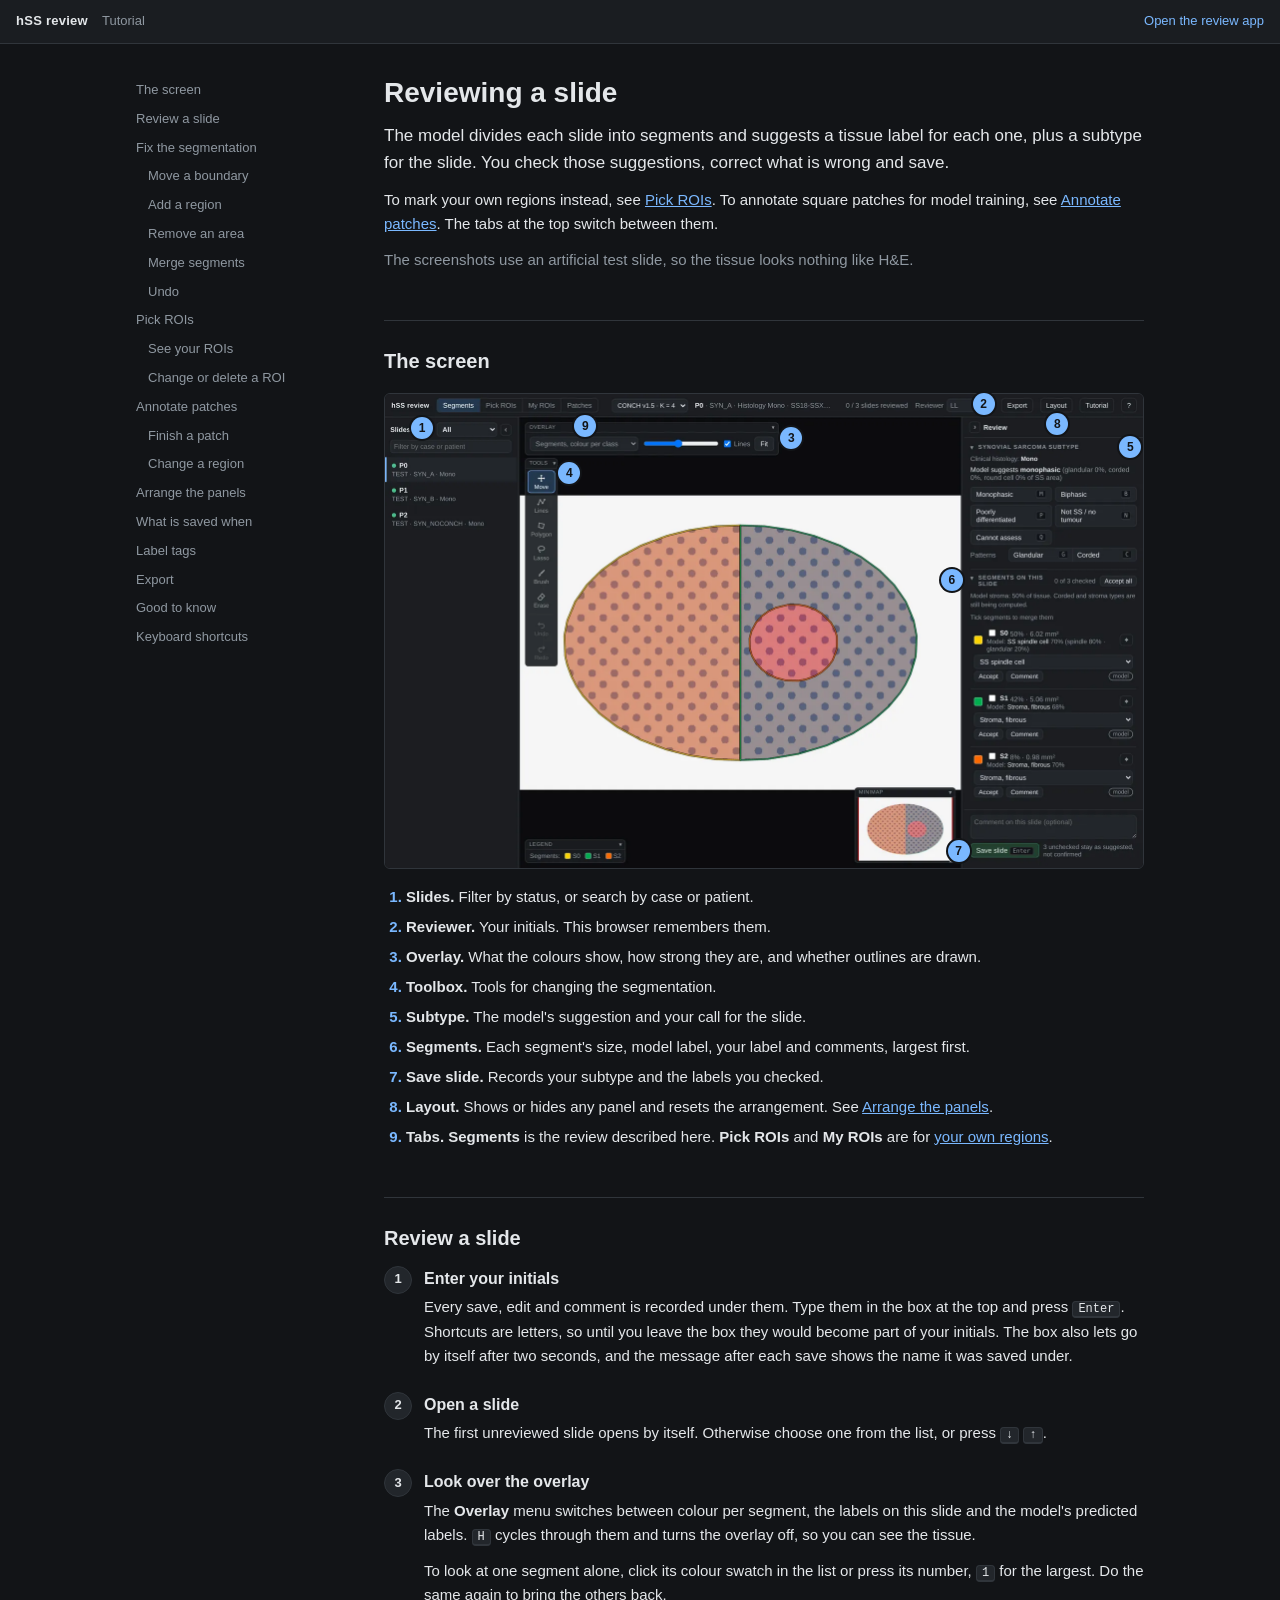
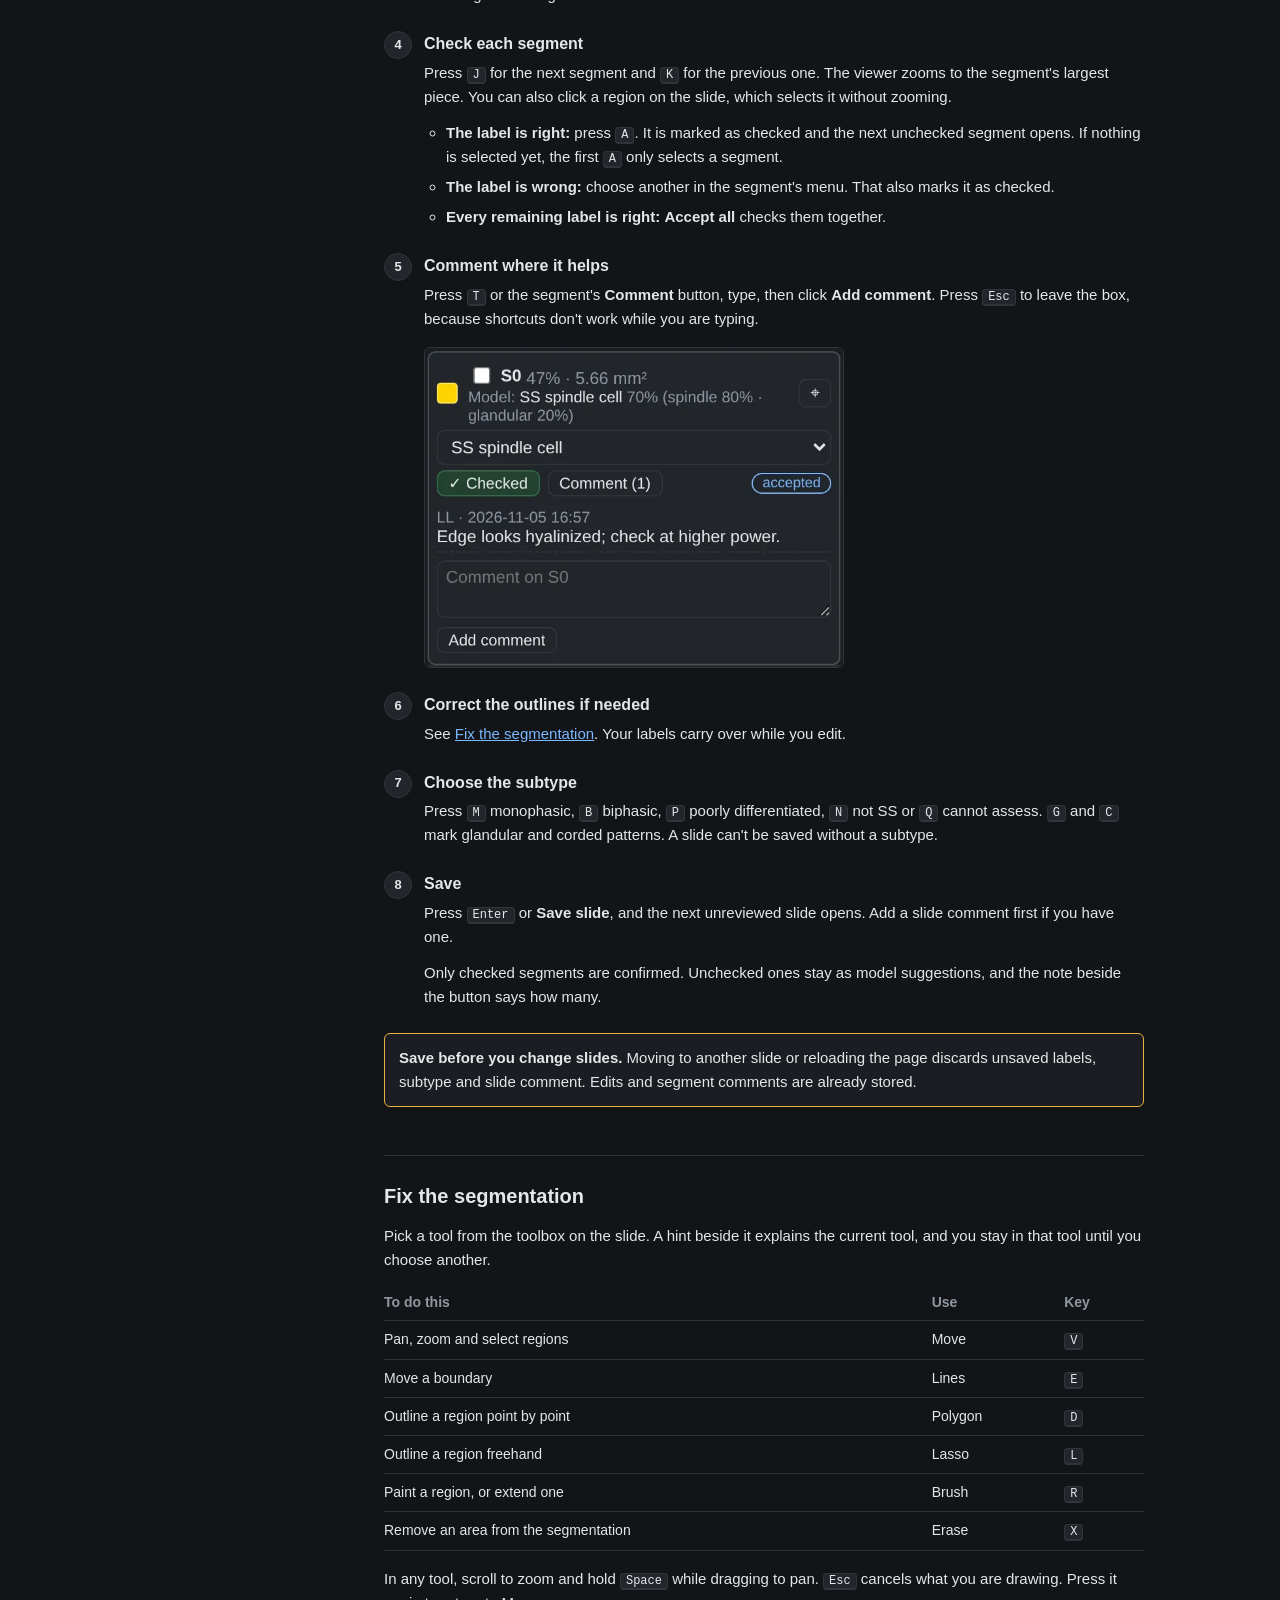
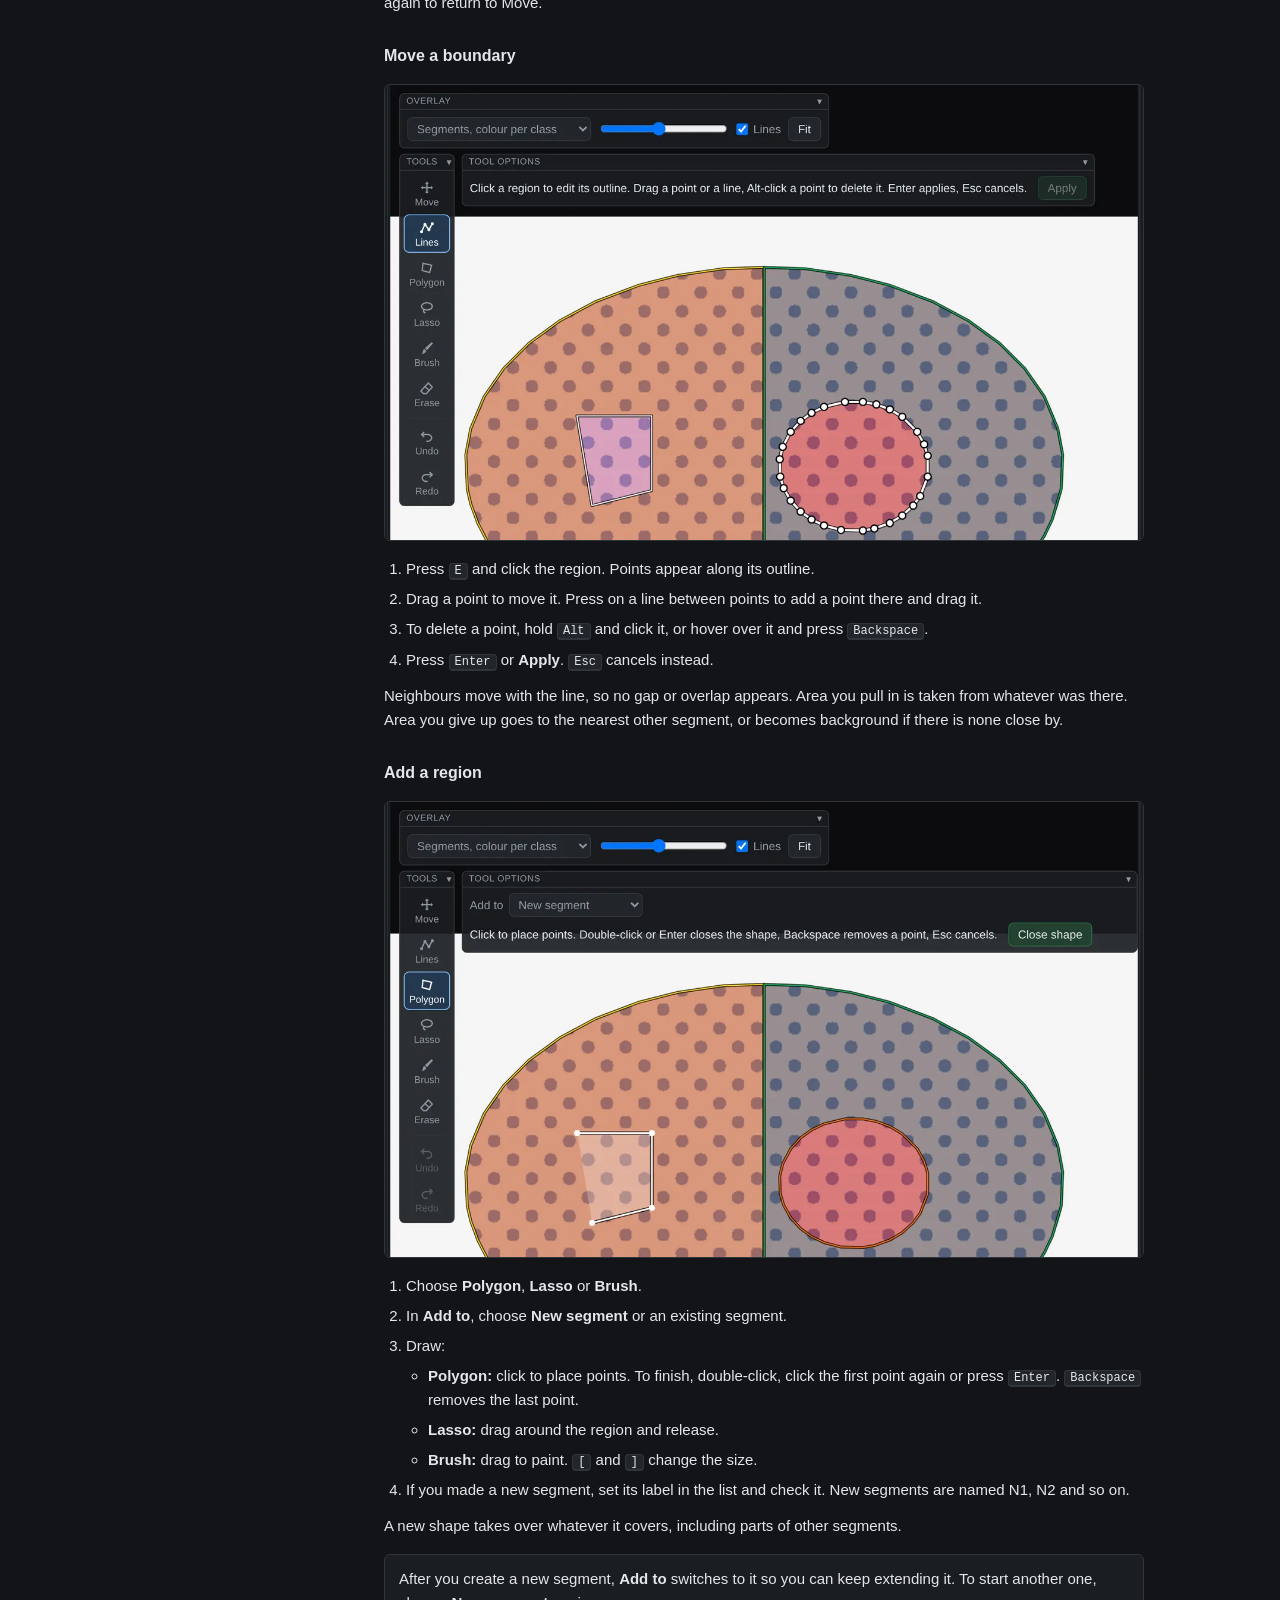
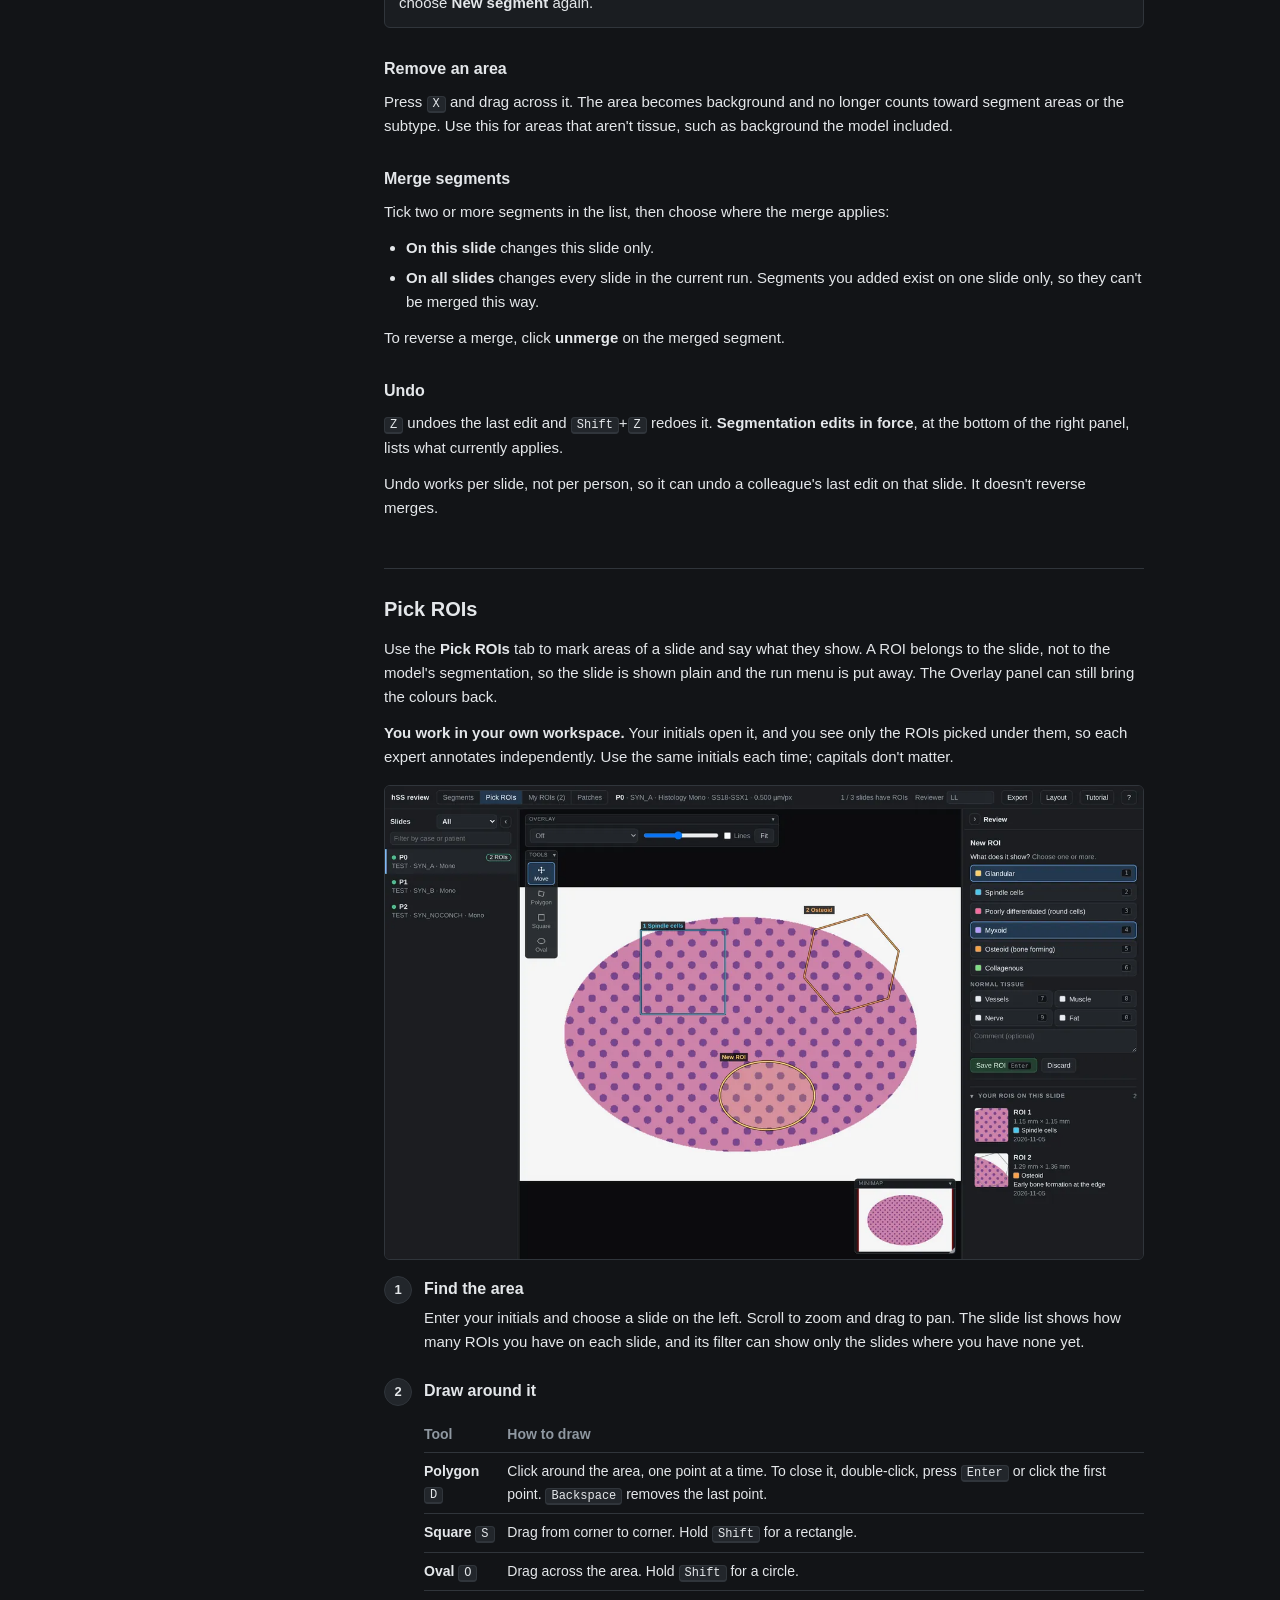
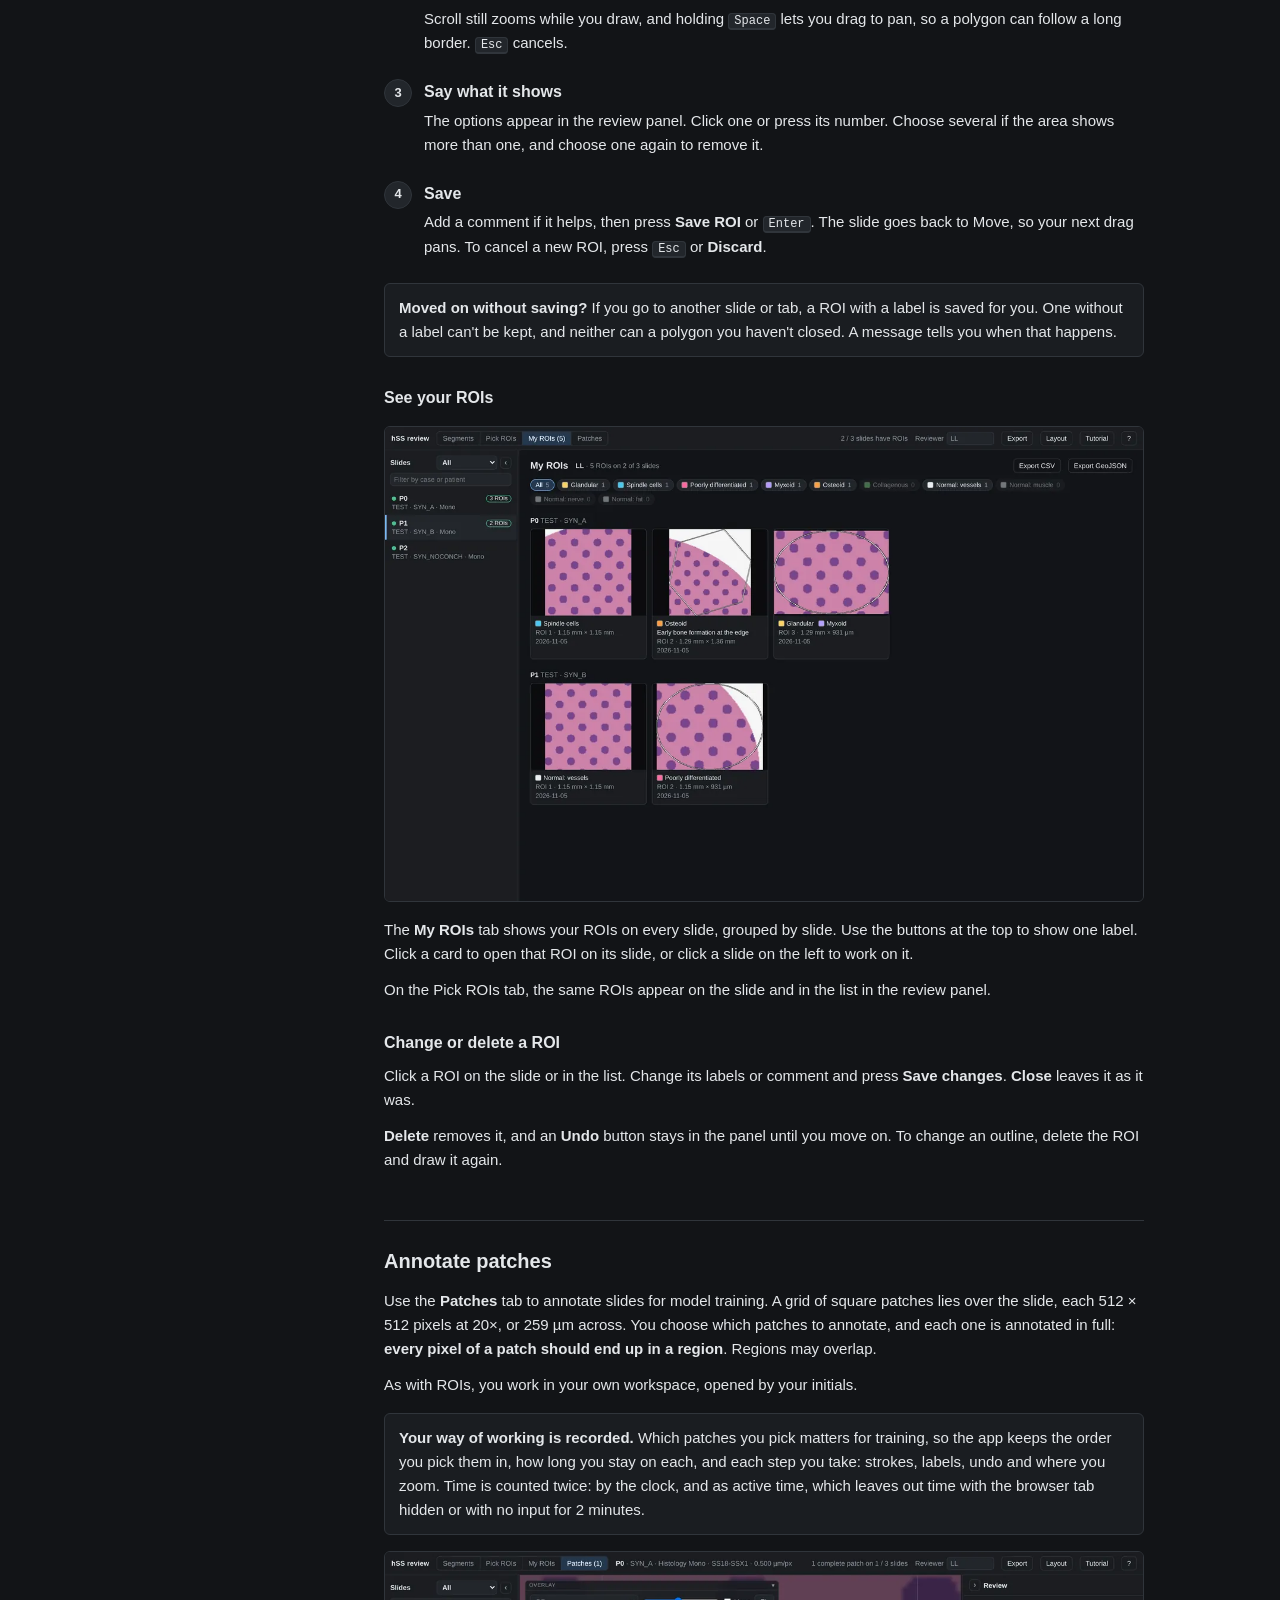
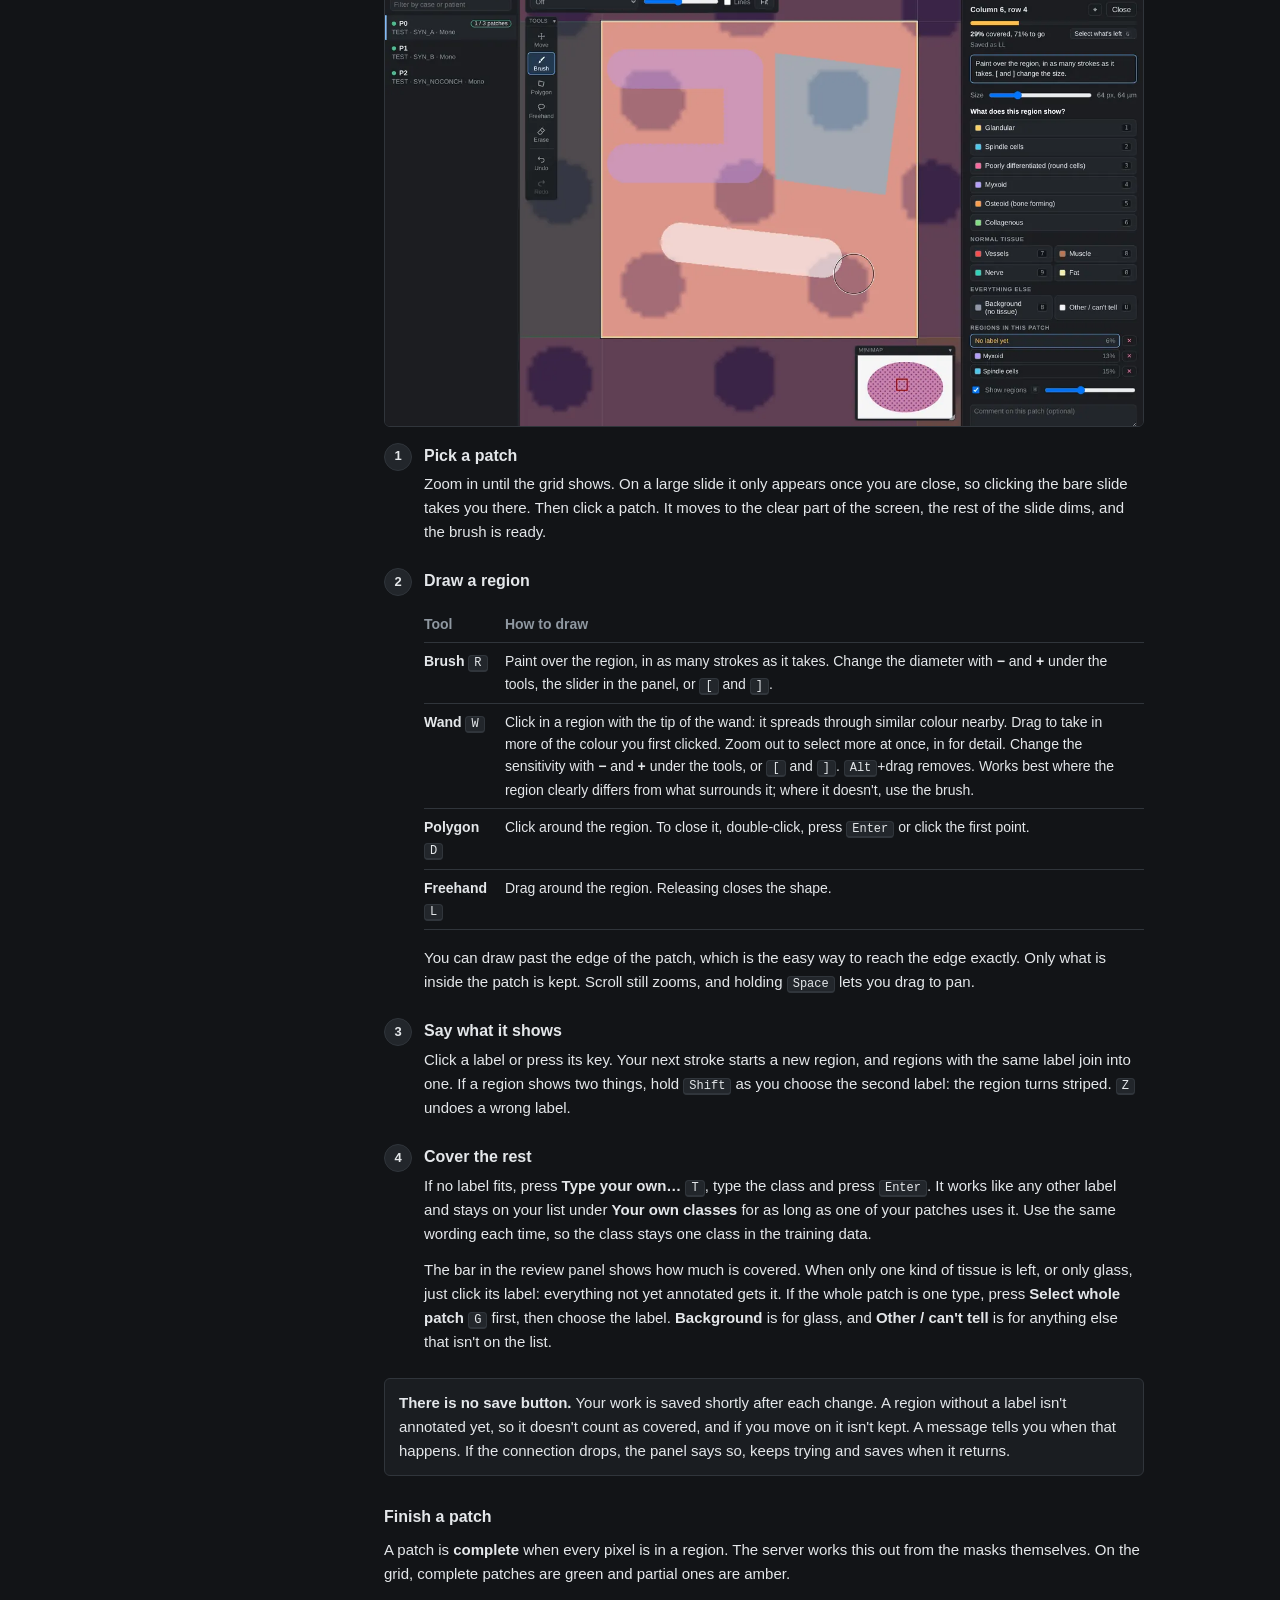
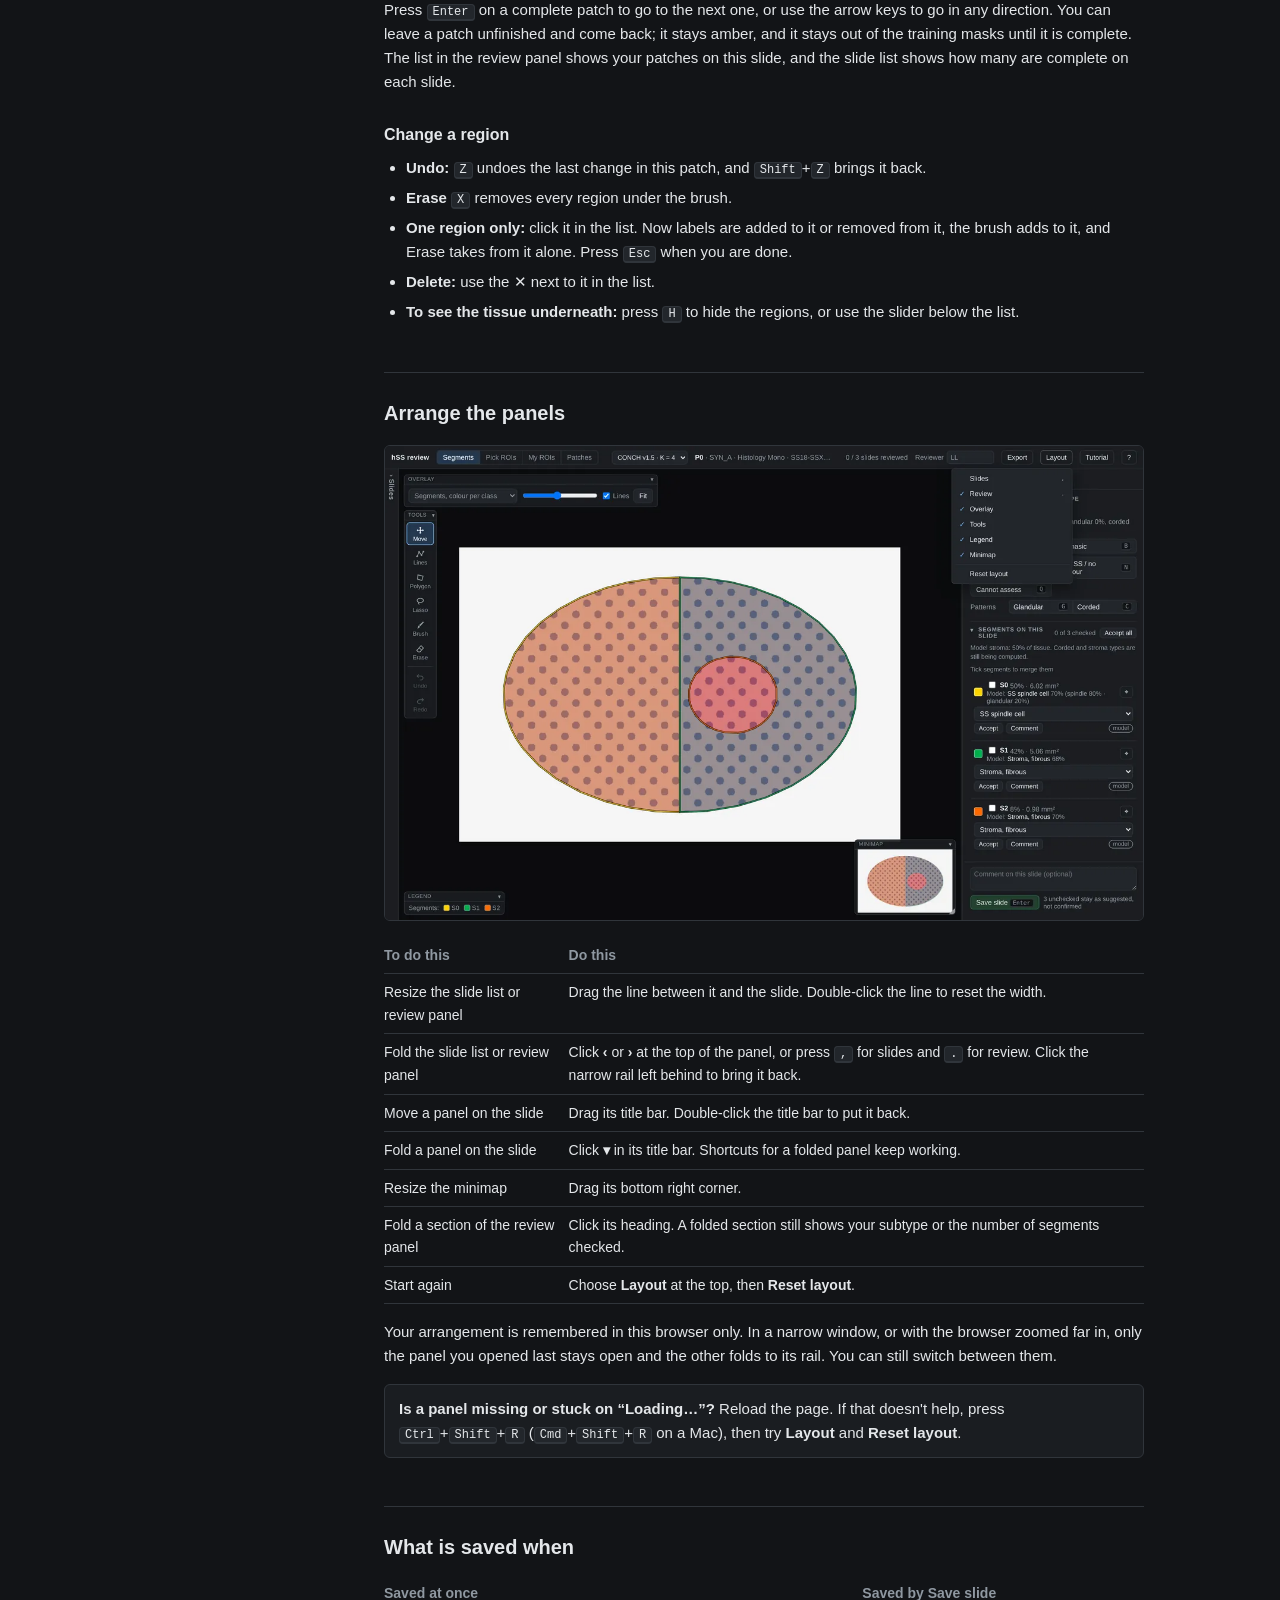
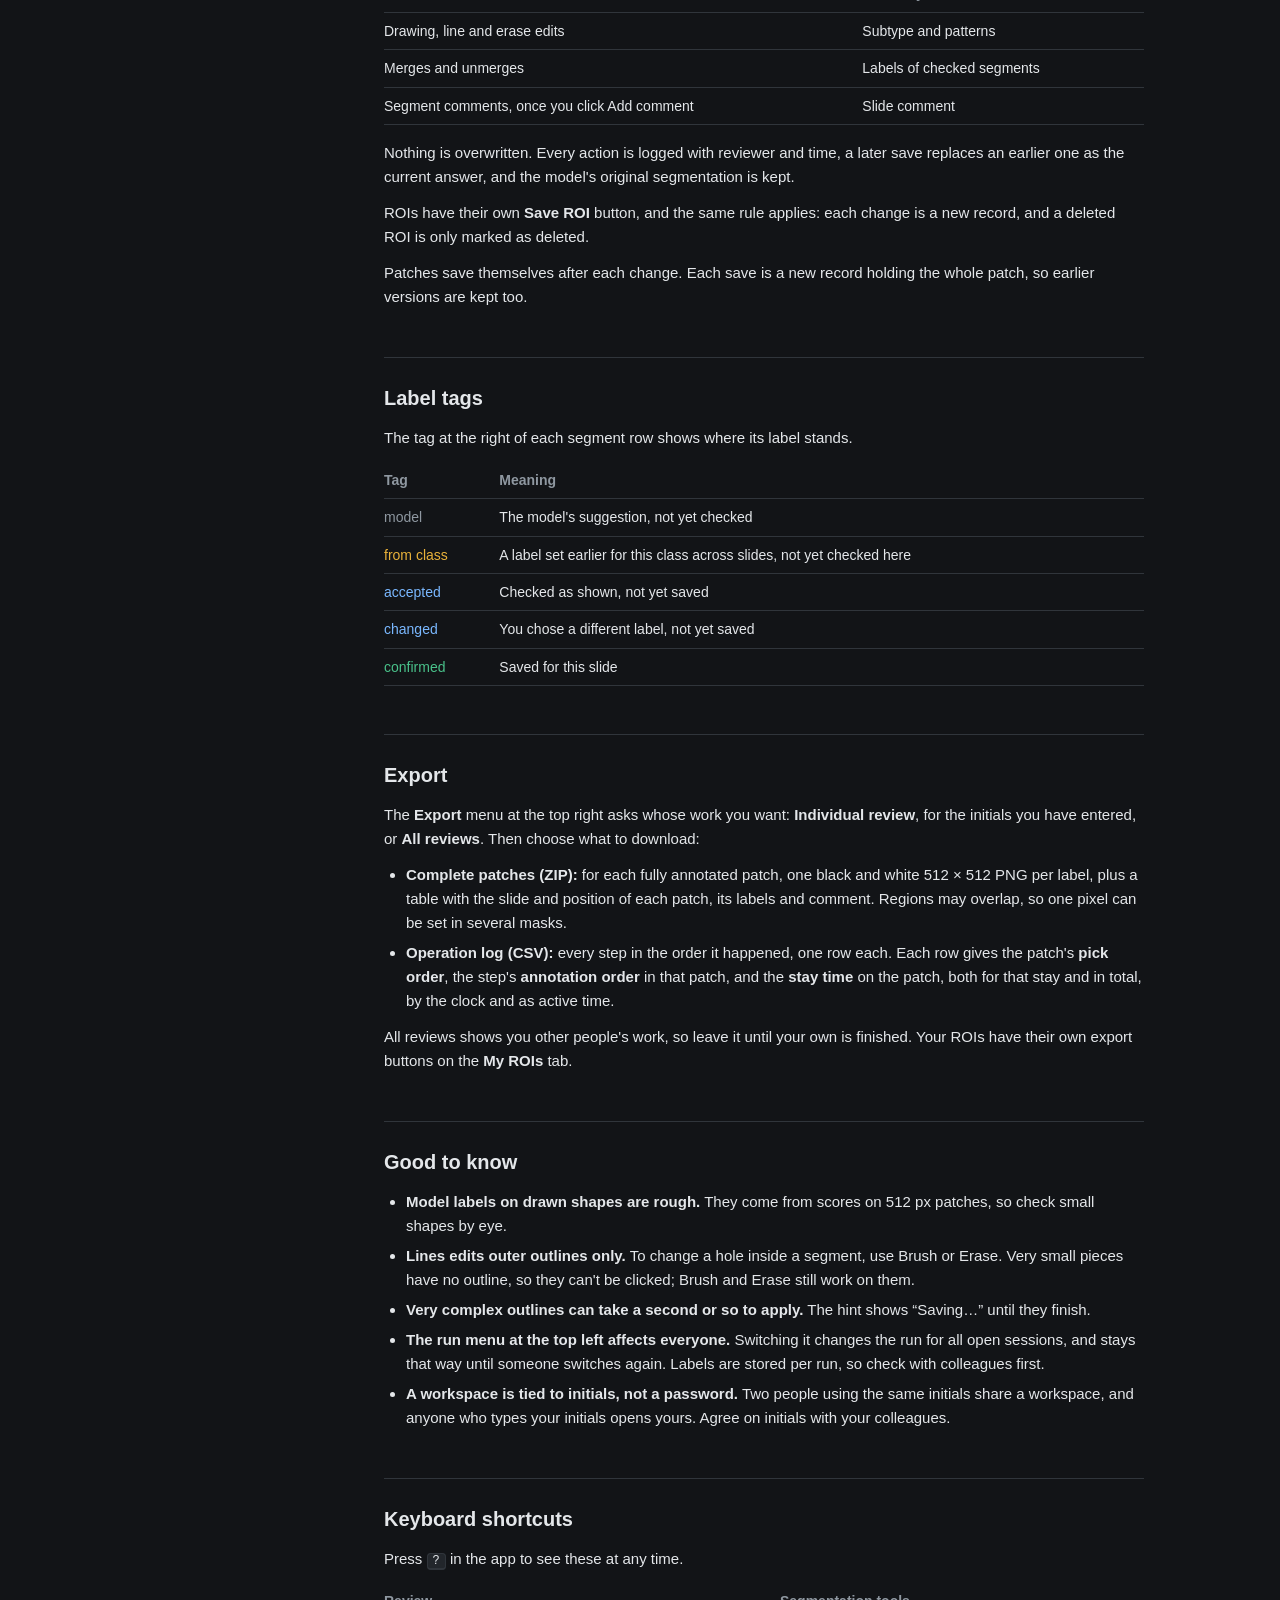
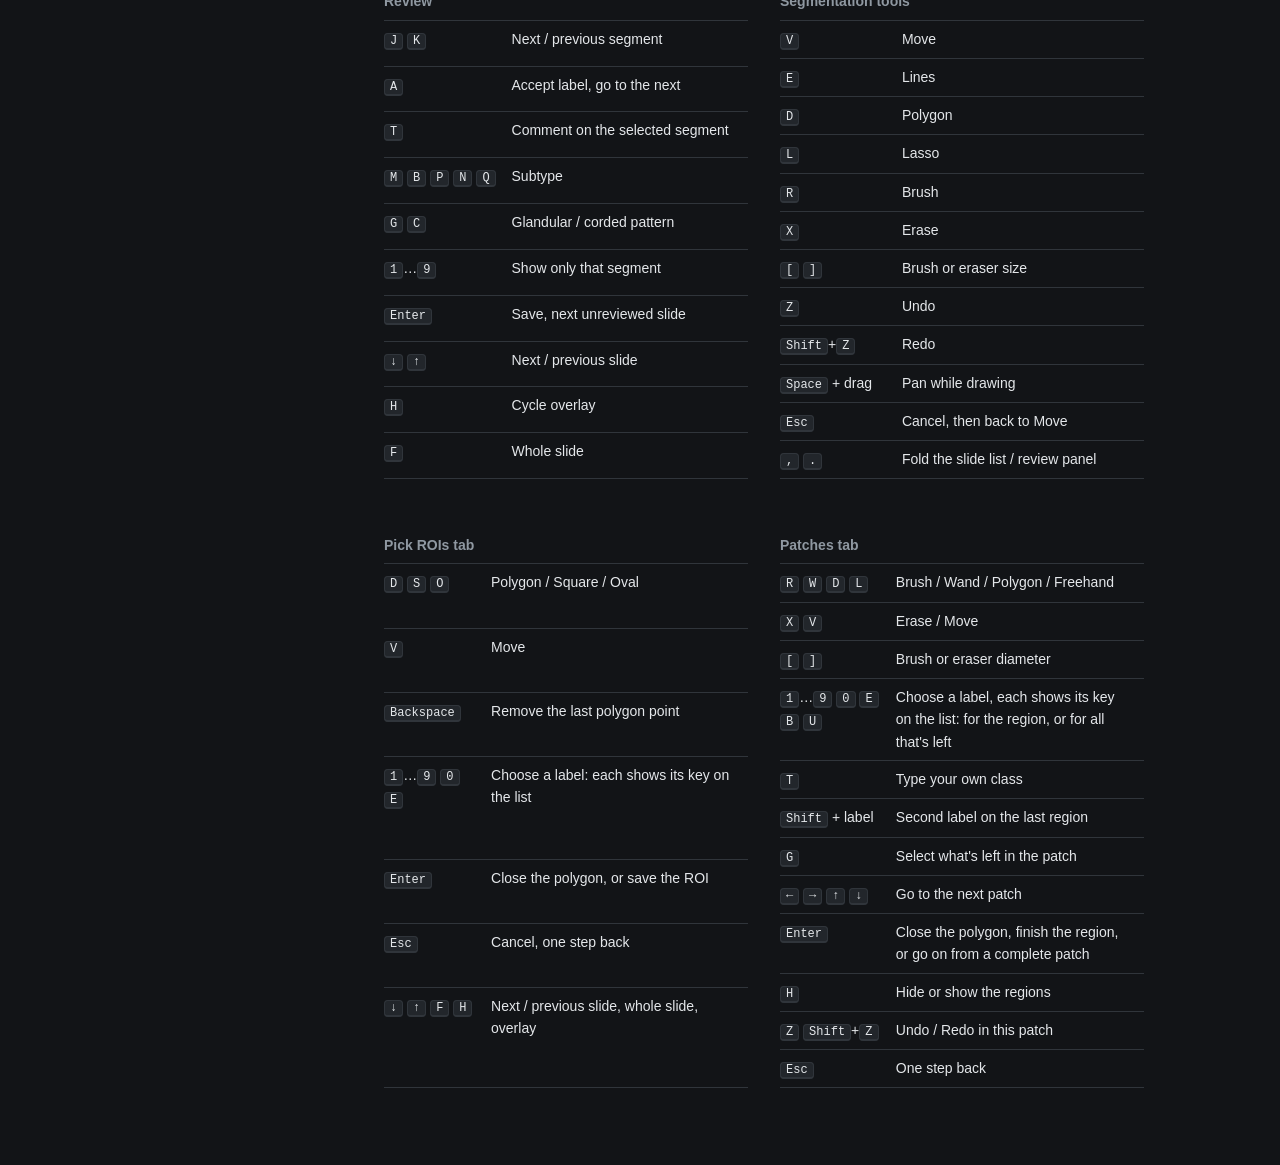
<file: app/static/tutorial.html>
<!doctype html>
<html lang="en">
<head>
<meta charset="utf-8">
<meta name="viewport" content="width=device-width, initial-scale=1">
<title>hSS Review Tutorial</title>
<link rel="stylesheet" href="style.css?v=4">
<link rel="stylesheet" href="tutorial.css">
</head>
<body class="tut">
<header class="tut-top">
  <div class="brand">hSS&nbsp;review</div>
  <span class="muted">Tutorial</span>
  <div class="spacer"></div>
  <a class="tut-back" href="../">Open the review app</a>
</header>

<div class="tut-layout">
  <nav class="tut-nav" aria-label="Contents">
    <a href="#screen">The screen</a>
    <a href="#review">Review a slide</a>
    <a href="#fix">Fix the segmentation</a>
    <a href="#lines" class="sub">Move a boundary</a>
    <a href="#add" class="sub">Add a region</a>
    <a href="#erase" class="sub">Remove an area</a>
    <a href="#merge" class="sub">Merge segments</a>
    <a href="#undo" class="sub">Undo</a>
    <a href="#rois">Pick ROIs</a>
    <a href="#rois-all" class="sub">See your ROIs</a>
    <a href="#rois-change" class="sub">Change or delete a ROI</a>
    <a href="#patches">Annotate patches</a>
    <a href="#patches-done" class="sub">Finish a patch</a>
    <a href="#patches-change" class="sub">Change a region</a>
    <a href="#layout">Arrange the panels</a>
    <a href="#saved">What is saved when</a>
    <a href="#tags">Label tags</a>
    <a href="#export">Export</a>
    <a href="#limits">Good to know</a>
    <a href="#keys">Keyboard shortcuts</a>
  </nav>

  <main class="tut-main">
    <h1>Reviewing a slide</h1>
    <p class="lede">The model divides each slide into segments and suggests a tissue label for each one, plus a subtype for the slide. You check those suggestions, correct what is wrong and save.</p>
    <p>To mark your own regions instead, see <a href="#rois">Pick ROIs</a>. To annotate square patches for model training, see <a href="#patches">Annotate patches</a>. The tabs at the top switch between them.</p>
    <p class="muted">The screenshots use an artificial test slide, so the tissue looks nothing like H&amp;E.</p>

    <h2 id="screen">The screen</h2>
    <figure class="callouts">
      <img src="tutorial/overview.webp" width="1520" height="950" alt="The review app with the slide list on the left, the slide and its coloured segments in the middle, and the subtype and segment list on the right.">
      <span class="pin" style="left:5.0%;top:7.3%" aria-hidden="true">1</span>
      <span class="pin" style="left:78.9%;top:2.4%" aria-hidden="true">2</span>
      <span class="pin" style="left:53.6%;top:9.4%" aria-hidden="true">3</span>
      <span class="pin" style="left:24.4%;top:16.9%" aria-hidden="true">4</span>
      <span class="pin" style="left:98.2%;top:11.3%" aria-hidden="true">5</span>
      <span class="pin" style="left:74.7%;top:39.4%" aria-hidden="true">6</span>
      <span class="pin" style="left:88.6%;top:6.5%" aria-hidden="true">8</span>
      <span class="pin" style="left:75.6%;top:96.3%" aria-hidden="true">7</span>
      <span class="pin" style="left:26.5%;top:7%" aria-hidden="true">9</span>
    </figure>
    <ol class="legend-list">
      <li><b>Slides.</b> Filter by status, or search by case or patient.</li>
      <li><b>Reviewer.</b> Your initials. This browser remembers them.</li>
      <li><b>Overlay.</b> What the colours show, how strong they are, and whether outlines are drawn.</li>
      <li><b>Toolbox.</b> Tools for changing the segmentation.</li>
      <li><b>Subtype.</b> The model's suggestion and your call for the slide.</li>
      <li><b>Segments.</b> Each segment's size, model label, your label and comments, largest first.</li>
      <li><b>Save slide.</b> Records your subtype and the labels you checked.</li>
      <li><b>Layout.</b> Shows or hides any panel and resets the arrangement. See <a href="#layout">Arrange the panels</a>.</li>
      <li><b>Tabs.</b> <b>Segments</b> is the review described here. <b>Pick ROIs</b> and <b>My ROIs</b> are for <a href="#rois">your own regions</a>.</li>
    </ol>

    <h2 id="review">Review a slide</h2>
    <ol class="steps">
      <li>
        <h3>Enter your initials</h3>
        <p>Every save, edit and comment is recorded under them. Type them in the box at the top and press <kbd>Enter</kbd>. Shortcuts are letters, so until you leave the box they would become part of your initials. The box also lets go by itself after two seconds, and the message after each save shows the name it was saved under.</p>
      </li>
      <li>
        <h3>Open a slide</h3>
        <p>The first unreviewed slide opens by itself. Otherwise choose one from the list, or press <kbd>↓</kbd> <kbd>↑</kbd>.</p>
      </li>
      <li>
        <h3>Look over the overlay</h3>
        <p>The <b>Overlay</b> menu switches between colour per segment, the labels on this slide and the model's predicted labels. <kbd>H</kbd> cycles through them and turns the overlay off, so you can see the tissue.</p>
        <p>To look at one segment alone, click its colour swatch in the list or press its number, <kbd>1</kbd> for the largest. Do the same again to bring the others back.</p>
      </li>
      <li>
        <h3>Check each segment</h3>
        <p>Press <kbd>J</kbd> for the next segment and <kbd>K</kbd> for the previous one. The viewer zooms to the segment's largest piece. You can also click a region on the slide, which selects it without zooming.</p>
        <ul>
          <li><b>The label is right:</b> press <kbd>A</kbd>. It is marked as checked and the next unchecked segment opens. If nothing is selected yet, the first <kbd>A</kbd> only selects a segment.</li>
          <li><b>The label is wrong:</b> choose another in the segment's menu. That also marks it as checked.</li>
          <li><b>Every remaining label is right:</b> <b>Accept all</b> checks them together.</li>
        </ul>
      </li>
      <li>
        <h3>Comment where it helps</h3>
        <p>Press <kbd>T</kbd> or the segment's <b>Comment</b> button, type, then click <b>Add comment</b>. Press <kbd>Esc</kbd> to leave the box, because shortcuts don't work while you are typing.</p>
        <figure>
          <img src="tutorial/comment.webp" class="narrow" width="640" height="488" loading="lazy" alt="A selected segment in the list, marked as checked, with its comment thread open and a box for adding another comment.">
        </figure>
      </li>
      <li>
        <h3>Correct the outlines if needed</h3>
        <p>See <a href="#fix">Fix the segmentation</a>. Your labels carry over while you edit.</p>
      </li>
      <li>
        <h3>Choose the subtype</h3>
        <p>Press <kbd>M</kbd> monophasic, <kbd>B</kbd> biphasic, <kbd>P</kbd> poorly differentiated, <kbd>N</kbd> not SS or <kbd>Q</kbd> cannot assess. <kbd>G</kbd> and <kbd>C</kbd> mark glandular and corded patterns. A slide can't be saved without a subtype.</p>
      </li>
      <li>
        <h3>Save</h3>
        <p>Press <kbd>Enter</kbd> or <b>Save slide</b>, and the next unreviewed slide opens. Add a slide comment first if you have one.</p>
        <p>Only checked segments are confirmed. Unchecked ones stay as model suggestions, and the note beside the button says how many.</p>
      </li>
    </ol>
    <aside class="tut-warn"><b>Save before you change slides.</b> Moving to another slide or reloading the page discards unsaved labels, subtype and slide comment. Edits and segment comments are already stored.</aside>

    <h2 id="fix">Fix the segmentation</h2>
    <p>Pick a tool from the toolbox on the slide. A hint beside it explains the current tool, and you stay in that tool until you choose another.</p>
    <table>
      <thead><tr><th>To do this</th><th>Use</th><th>Key</th></tr></thead>
      <tbody>
        <tr><td>Pan, zoom and select regions</td><td>Move</td><td><kbd>V</kbd></td></tr>
        <tr><td>Move a boundary</td><td>Lines</td><td><kbd>E</kbd></td></tr>
        <tr><td>Outline a region point by point</td><td>Polygon</td><td><kbd>D</kbd></td></tr>
        <tr><td>Outline a region freehand</td><td>Lasso</td><td><kbd>L</kbd></td></tr>
        <tr><td>Paint a region, or extend one</td><td>Brush</td><td><kbd>R</kbd></td></tr>
        <tr><td>Remove an area from the segmentation</td><td>Erase</td><td><kbd>X</kbd></td></tr>
      </tbody>
    </table>
    <p>In any tool, scroll to zoom and hold <kbd>Space</kbd> while dragging to pan. <kbd>Esc</kbd> cancels what you are drawing. Press it again to return to Move.</p>

    <h3 id="lines">Move a boundary</h3>
    <figure>
      <img src="tutorial/lines.webp" width="1275" height="765" loading="lazy" alt="A segment outline in edit mode, with white points along it and an Apply button beside the tool hint.">
    </figure>
    <ol>
      <li>Press <kbd>E</kbd> and click the region. Points appear along its outline.</li>
      <li>Drag a point to move it. Press on a line between points to add a point there and drag it.</li>
      <li>To delete a point, hold <kbd>Alt</kbd> and click it, or hover over it and press <kbd>Backspace</kbd>.</li>
      <li>Press <kbd>Enter</kbd> or <b>Apply</b>. <kbd>Esc</kbd> cancels instead.</li>
    </ol>
    <p>Neighbours move with the line, so no gap or overlap appears. Area you pull in is taken from whatever was there. Area you give up goes to the nearest other segment, or becomes background if there is none close by.</p>

    <h3 id="add">Add a region</h3>
    <figure>
      <img src="tutorial/polygon.webp" width="1275" height="765" loading="lazy" alt="A polygon being drawn on the slide, with the Add to menu and a Close shape button beside the tool hint.">
    </figure>
    <ol>
      <li>Choose <b>Polygon</b>, <b>Lasso</b> or <b>Brush</b>.</li>
      <li>In <b>Add to</b>, choose <b>New segment</b> or an existing segment.</li>
      <li>Draw:
        <ul>
          <li><b>Polygon:</b> click to place points. To finish, double-click, click the first point again or press <kbd>Enter</kbd>. <kbd>Backspace</kbd> removes the last point.</li>
          <li><b>Lasso:</b> drag around the region and release.</li>
          <li><b>Brush:</b> drag to paint. <kbd>[</kbd> and <kbd>]</kbd> change the size.</li>
        </ul>
      </li>
      <li>If you made a new segment, set its label in the list and check it. New segments are named N1, N2 and so on.</li>
    </ol>
    <p>A new shape takes over whatever it covers, including parts of other segments.</p>
    <aside class="tut-note">After you create a new segment, <b>Add to</b> switches to it so you can keep extending it. To start another one, choose <b>New segment</b> again.</aside>

    <h3 id="erase">Remove an area</h3>
    <p>Press <kbd>X</kbd> and drag across it. The area becomes background and no longer counts toward segment areas or the subtype. Use this for areas that aren't tissue, such as background the model included.</p>

    <h3 id="merge">Merge segments</h3>
    <p>Tick two or more segments in the list, then choose where the merge applies:</p>
    <ul>
      <li><b>On this slide</b> changes this slide only.</li>
      <li><b>On all slides</b> changes every slide in the current run. Segments you added exist on one slide only, so they can't be merged this way.</li>
    </ul>
    <p>To reverse a merge, click <b>unmerge</b> on the merged segment.</p>

    <h3 id="undo">Undo</h3>
    <p><kbd>Z</kbd> undoes the last edit and <kbd>Shift</kbd>+<kbd>Z</kbd> redoes it. <b>Segmentation edits in force</b>, at the bottom of the right panel, lists what currently applies.</p>
    <p>Undo works per slide, not per person, so it can undo a colleague's last edit on that slide. It doesn't reverse merges.</p>

    <h2 id="rois">Pick ROIs</h2>
    <p>Use the <b>Pick ROIs</b> tab to mark areas of a slide and say what they show. A ROI belongs to the slide, not to the model's segmentation, so the slide is shown plain and the run menu is put away. The Overlay panel can still bring the colours back.</p>
    <p><b>You work in your own workspace.</b> Your initials open it, and you see only the ROIs picked under them, so each expert annotates independently. Use the same initials each time; capitals don't matter.</p>
    <figure>
      <img src="tutorial/roi-options.webp" width="1275" height="797" loading="lazy" alt="The Pick ROIs tab. A new square is drawn on the slide, and the review panel lists the options, with Glandular and Myxoid chosen, a comment box and a Save ROI button. Two earlier ROIs are listed below.">
    </figure>
    <ol class="steps">
      <li>
        <h3>Find the area</h3>
        <p>Enter your initials and choose a slide on the left. Scroll to zoom and drag to pan. The slide list shows how many ROIs you have on each slide, and its filter can show only the slides where you have none yet.</p>
      </li>
      <li>
        <h3>Draw around it</h3>
        <table>
          <thead><tr><th>Tool</th><th>How to draw</th></tr></thead>
          <tbody>
            <tr><td><b>Polygon</b> <kbd>D</kbd></td><td>Click around the area, one point at a time. To close it, double-click, press <kbd>Enter</kbd> or click the first point. <kbd>Backspace</kbd> removes the last point.</td></tr>
            <tr><td><b>Square</b> <kbd>S</kbd></td><td>Drag from corner to corner. Hold <kbd>Shift</kbd> for a rectangle.</td></tr>
            <tr><td><b>Oval</b> <kbd>O</kbd></td><td>Drag across the area. Hold <kbd>Shift</kbd> for a circle.</td></tr>
          </tbody>
        </table>
        <p>Scroll still zooms while you draw, and holding <kbd>Space</kbd> lets you drag to pan, so a polygon can follow a long border. <kbd>Esc</kbd> cancels.</p>
      </li>
      <li>
        <h3>Say what it shows</h3>
        <p>The options appear in the review panel. Click one or press its number. Choose several if the area shows more than one, and choose one again to remove it.</p>
      </li>
      <li>
        <h3>Save</h3>
        <p>Add a comment if it helps, then press <b>Save ROI</b> or <kbd>Enter</kbd>. The slide goes back to Move, so your next drag pans. To cancel a new ROI, press <kbd>Esc</kbd> or <b>Discard</b>.</p>
      </li>
    </ol>
    <aside class="tut-note"><b>Moved on without saving?</b> If you go to another slide or tab, a ROI with a label is saved for you. One without a label can't be kept, and neither can a polygon you haven't closed. A message tells you when that happens.</aside>

    <h3 id="rois-all">See your ROIs</h3>
    <figure>
      <img src="tutorial/roi-gallery.webp" width="1275" height="797" loading="lazy" alt="The My ROIs tab. Each slide has a row of cards showing the picked area, its labels, comment, size and date. Buttons above filter by label, and there are Export buttons at the top right.">
    </figure>
    <p>The <b>My ROIs</b> tab shows your ROIs on every slide, grouped by slide. Use the buttons at the top to show one label. Click a card to open that ROI on its slide, or click a slide on the left to work on it.</p>
    <p>On the Pick ROIs tab, the same ROIs appear on the slide and in the list in the review panel.</p>

    <h3 id="rois-change">Change or delete a ROI</h3>
    <p>Click a ROI on the slide or in the list. Change its labels or comment and press <b>Save changes</b>. <b>Close</b> leaves it as it was.</p>
    <p><b>Delete</b> removes it, and an <b>Undo</b> button stays in the panel until you move on. To change an outline, delete the ROI and draw it again.</p>

    <h2 id="patches">Annotate patches</h2>
    <p>Use the <b>Patches</b> tab to annotate slides for model training. A grid of square patches lies over the slide, each 512 × 512 pixels at 20×, or 259 µm across. You choose which patches to annotate, and each one is annotated in full: <b>every pixel of a patch should end up in a region</b>. Regions may overlap.</p>
    <p>As with ROIs, you work in your own workspace, opened by your initials.</p>
    <aside class="tut-note"><b>Your way of working is recorded.</b> Which patches you pick matters for training, so the app keeps the order you pick them in, how long you stay on each, and each step you take: strokes, labels, undo and where you zoom. Time is counted twice: by the clock, and as active time, which leaves out time with the browser tab hidden or with no input for 2 minutes.</aside>
    <figure>
      <img src="tutorial/patch-annotate.webp" width="1275" height="797" loading="lazy" alt="The Patches tab. One square patch is open in the middle of the slide with coloured regions painted on it, and the rest of the slide is dimmed under a grid. The review panel shows how much of the patch is covered, the list of labels and the regions so far.">
    </figure>
    <ol class="steps">
      <li>
        <h3>Pick a patch</h3>
        <p>Zoom in until the grid shows. On a large slide it only appears once you are close, so clicking the bare slide takes you there. Then click a patch. It moves to the clear part of the screen, the rest of the slide dims, and the brush is ready.</p>
      </li>
      <li>
        <h3>Draw a region</h3>
        <table>
          <thead><tr><th>Tool</th><th>How to draw</th></tr></thead>
          <tbody>
            <tr><td><b>Brush</b> <kbd>R</kbd></td><td>Paint over the region, in as many strokes as it takes. Change the diameter with <b>−</b> and <b>+</b> under the tools, the slider in the panel, or <kbd>[</kbd> and <kbd>]</kbd>.</td></tr>
            <tr><td><b>Wand</b> <kbd>W</kbd></td><td>Click in a region with the tip of the wand: it spreads through similar colour nearby. Drag to take in more of the colour you first clicked. Zoom out to select more at once, in for detail. Change the sensitivity with <b>−</b> and <b>+</b> under the tools, or <kbd>[</kbd> and <kbd>]</kbd>. <kbd>Alt</kbd>+drag removes. Works best where the region clearly differs from what surrounds it; where it doesn't, use the brush.</td></tr>
            <tr><td><b>Polygon</b> <kbd>D</kbd></td><td>Click around the region. To close it, double-click, press <kbd>Enter</kbd> or click the first point.</td></tr>
            <tr><td><b>Freehand</b> <kbd>L</kbd></td><td>Drag around the region. Releasing closes the shape.</td></tr>
          </tbody>
        </table>
        <p>You can draw past the edge of the patch, which is the easy way to reach the edge exactly. Only what is inside the patch is kept. Scroll still zooms, and holding <kbd>Space</kbd> lets you drag to pan.</p>
      </li>
      <li>
        <h3>Say what it shows</h3>
        <p>Click a label or press its key. Your next stroke starts a new region, and regions with the same label join into one. If a region shows two things, hold <kbd>Shift</kbd> as you choose the second label: the region turns striped. <kbd>Z</kbd> undoes a wrong label.</p>
      </li>
      <li>
        <h3>Cover the rest</h3>
        <p>If no label fits, press <b>Type your own…</b> <kbd>T</kbd>, type the class and press <kbd>Enter</kbd>. It works like any other label and stays on your list under <b>Your own classes</b> for as long as one of your patches uses it. Use the same wording each time, so the class stays one class in the training data.</p>
        <p>The bar in the review panel shows how much is covered. When only one kind of tissue is left, or only glass, just click its label: everything not yet annotated gets it. If the whole patch is one type, press <b>Select whole patch</b> <kbd>G</kbd> first, then choose the label. <b>Background</b> is for glass, and <b>Other / can't tell</b> is for anything else that isn't on the list.</p>
      </li>
    </ol>
    <aside class="tut-note"><b>There is no save button.</b> Your work is saved shortly after each change. A region without a label isn't annotated yet, so it doesn't count as covered, and if you move on it isn't kept. A message tells you when that happens. If the connection drops, the panel says so, keeps trying and saves when it returns.</aside>

    <h3 id="patches-done">Finish a patch</h3>
    <p>A patch is <b>complete</b> when every pixel is in a region. The server works this out from the masks themselves. On the grid, complete patches are green and partial ones are amber.</p>
    <p>Press <kbd>Enter</kbd> on a complete patch to go to the next one, or use the arrow keys to go in any direction. You can leave a patch unfinished and come back; it stays amber, and it stays out of the training masks until it is complete. The list in the review panel shows your patches on this slide, and the slide list shows how many are complete on each slide.</p>

    <h3 id="patches-change">Change a region</h3>
    <ul>
      <li><b>Undo:</b> <kbd>Z</kbd> undoes the last change in this patch, and <kbd>Shift</kbd>+<kbd>Z</kbd> brings it back.</li>
      <li><b>Erase</b> <kbd>X</kbd> removes every region under the brush.</li>
      <li><b>One region only:</b> click it in the list. Now labels are added to it or removed from it, the brush adds to it, and Erase takes from it alone. Press <kbd>Esc</kbd> when you are done.</li>
      <li><b>Delete:</b> use the ✕ next to it in the list.</li>
      <li><b>To see the tissue underneath:</b> press <kbd>H</kbd> to hide the regions, or use the slider below the list.</li>
    </ul>

    <h2 id="layout">Arrange the panels</h2>
    <figure>
      <img src="tutorial/layout.webp" width="1275" height="797" loading="lazy" alt="The app with the slide list folded to a narrow rail on the left and the Layout menu open, listing each panel with a tick and a Reset layout item.">
    </figure>
    <table>
      <thead><tr><th>To do this</th><th>Do this</th></tr></thead>
      <tbody>
        <tr><td>Resize the slide list or review panel</td><td>Drag the line between it and the slide. Double-click the line to reset the width.</td></tr>
        <tr><td>Fold the slide list or review panel</td><td>Click <b>‹</b> or <b>›</b> at the top of the panel, or press <kbd>,</kbd> for slides and <kbd>.</kbd> for review. Click the narrow rail left behind to bring it back.</td></tr>
        <tr><td>Move a panel on the slide</td><td>Drag its title bar. Double-click the title bar to put it back.</td></tr>
        <tr><td>Fold a panel on the slide</td><td>Click <b>▾</b> in its title bar. Shortcuts for a folded panel keep working.</td></tr>
        <tr><td>Resize the minimap</td><td>Drag its bottom right corner.</td></tr>
        <tr><td>Fold a section of the review panel</td><td>Click its heading. A folded section still shows your subtype or the number of segments checked.</td></tr>
        <tr><td>Start again</td><td>Choose <b>Layout</b> at the top, then <b>Reset layout</b>.</td></tr>
      </tbody>
    </table>
    <p>Your arrangement is remembered in this browser only. In a narrow window, or with the browser zoomed far in, only the panel you opened last stays open and the other folds to its rail. You can still switch between them.</p>
    <aside class="tut-note"><b>Is a panel missing or stuck on “Loading…”?</b> Reload the page. If that doesn't help, press <kbd>Ctrl</kbd>+<kbd>Shift</kbd>+<kbd>R</kbd> (<kbd>Cmd</kbd>+<kbd>Shift</kbd>+<kbd>R</kbd> on a Mac), then try <b>Layout</b> and <b>Reset layout</b>.</aside>

    <h2 id="saved">What is saved when</h2>
    <table>
      <thead><tr><th>Saved at once</th><th>Saved by Save slide</th></tr></thead>
      <tbody>
        <tr><td>Drawing, line and erase edits</td><td>Subtype and patterns</td></tr>
        <tr><td>Merges and unmerges</td><td>Labels of checked segments</td></tr>
        <tr><td>Segment comments, once you click Add comment</td><td>Slide comment</td></tr>
      </tbody>
    </table>
    <p>Nothing is overwritten. Every action is logged with reviewer and time, a later save replaces an earlier one as the current answer, and the model's original segmentation is kept.</p>
    <p>ROIs have their own <b>Save ROI</b> button, and the same rule applies: each change is a new record, and a deleted ROI is only marked as deleted.</p>
    <p>Patches save themselves after each change. Each save is a new record holding the whole patch, so earlier versions are kept too.</p>

    <h2 id="tags">Label tags</h2>
    <p>The tag at the right of each segment row shows where its label stands.</p>
    <table>
      <thead><tr><th>Tag</th><th>Meaning</th></tr></thead>
      <tbody>
        <tr><td><span class="tag t-model">model</span></td><td>The model's suggestion, not yet checked</td></tr>
        <tr><td><span class="tag t-class">from class</span></td><td>A label set earlier for this class across slides, not yet checked here</td></tr>
        <tr><td><span class="tag t-accepted">accepted</span></td><td>Checked as shown, not yet saved</td></tr>
        <tr><td><span class="tag t-edited">changed</span></td><td>You chose a different label, not yet saved</td></tr>
        <tr><td><span class="tag t-slide">confirmed</span></td><td>Saved for this slide</td></tr>
      </tbody>
    </table>

    <h2 id="export">Export</h2>
    <p>The <b>Export</b> menu at the top right asks whose work you want: <b>Individual review</b>, for the initials you have entered, or <b>All reviews</b>. Then choose what to download:</p>
    <ul>
      <li><b>Complete patches (ZIP):</b> for each fully annotated patch, one black and white 512 × 512 PNG per label, plus a table with the slide and position of each patch, its labels and comment. Regions may overlap, so one pixel can be set in several masks.</li>
      <li><b>Operation log (CSV):</b> every step in the order it happened, one row each. Each row gives the patch's <b>pick order</b>, the step's <b>annotation order</b> in that patch, and the <b>stay time</b> on the patch, both for that stay and in total, by the clock and as active time.</li>
    </ul>
    <p>All reviews shows you other people's work, so leave it until your own is finished. Your ROIs have their own export buttons on the <b>My ROIs</b> tab.</p>

    <h2 id="limits">Good to know</h2>
    <ul>
      <li><b>Model labels on drawn shapes are rough.</b> They come from scores on 512 px patches, so check small shapes by eye.</li>
      <li><b>Lines edits outer outlines only.</b> To change a hole inside a segment, use Brush or Erase. Very small pieces have no outline, so they can't be clicked; Brush and Erase still work on them.</li>
      <li><b>Very complex outlines can take a second or so to apply.</b> The hint shows “Saving…” until they finish.</li>
      <li><b>The run menu at the top left affects everyone.</b> Switching it changes the run for all open sessions, and stays that way until someone switches again. Labels are stored per run, so check with colleagues first.</li>
      <li><b>A workspace is tied to initials, not a password.</b> Two people using the same initials share a workspace, and anyone who types your initials opens yours. Agree on initials with your colleagues.</li>
    </ul>

    <h2 id="keys">Keyboard shortcuts</h2>
    <p>Press <kbd>?</kbd> in the app to see these at any time.</p>
    <div class="key-grid">
      <table>
        <thead><tr><th colspan="2">Review</th></tr></thead>
        <tbody>
          <tr><td><kbd>J</kbd> <kbd>K</kbd></td><td>Next / previous segment</td></tr>
          <tr><td><kbd>A</kbd></td><td>Accept label, go to the next</td></tr>
          <tr><td><kbd>T</kbd></td><td>Comment on the selected segment</td></tr>
          <tr><td><kbd>M</kbd> <kbd>B</kbd> <kbd>P</kbd> <kbd>N</kbd> <kbd>Q</kbd></td><td>Subtype</td></tr>
          <tr><td><kbd>G</kbd> <kbd>C</kbd></td><td>Glandular / corded pattern</td></tr>
          <tr><td><kbd>1</kbd>…<kbd>9</kbd></td><td>Show only that segment</td></tr>
          <tr><td><kbd>Enter</kbd></td><td>Save, next unreviewed slide</td></tr>
          <tr><td><kbd>↓</kbd> <kbd>↑</kbd></td><td>Next / previous slide</td></tr>
          <tr><td><kbd>H</kbd></td><td>Cycle overlay</td></tr>
          <tr><td><kbd>F</kbd></td><td>Whole slide</td></tr>
        </tbody>
      </table>
      <table>
        <thead><tr><th colspan="2">Segmentation tools</th></tr></thead>
        <tbody>
          <tr><td><kbd>V</kbd></td><td>Move</td></tr>
          <tr><td><kbd>E</kbd></td><td>Lines</td></tr>
          <tr><td><kbd>D</kbd></td><td>Polygon</td></tr>
          <tr><td><kbd>L</kbd></td><td>Lasso</td></tr>
          <tr><td><kbd>R</kbd></td><td>Brush</td></tr>
          <tr><td><kbd>X</kbd></td><td>Erase</td></tr>
          <tr><td><kbd>[</kbd> <kbd>]</kbd></td><td>Brush or eraser size</td></tr>
          <tr><td><kbd>Z</kbd></td><td>Undo</td></tr>
          <tr><td><kbd>Shift</kbd>+<kbd>Z</kbd></td><td>Redo</td></tr>
          <tr><td><kbd>Space</kbd> + drag</td><td>Pan while drawing</td></tr>
          <tr><td><kbd>Esc</kbd></td><td>Cancel, then back to Move</td></tr>
          <tr><td><kbd>,</kbd> <kbd>.</kbd></td><td>Fold the slide list / review panel</td></tr>
        </tbody>
      </table>
      <table>
        <thead><tr><th colspan="2">Pick ROIs tab</th></tr></thead>
        <tbody>
          <tr><td><kbd>D</kbd> <kbd>S</kbd> <kbd>O</kbd></td><td>Polygon / Square / Oval</td></tr>
          <tr><td><kbd>V</kbd></td><td>Move</td></tr>
          <tr><td><kbd>Backspace</kbd></td><td>Remove the last polygon point</td></tr>
          <tr><td><kbd>1</kbd>…<kbd>9</kbd> <kbd>0</kbd> <kbd>E</kbd></td><td>Choose a label: each shows its key on the list</td></tr>
          <tr><td><kbd>Enter</kbd></td><td>Close the polygon, or save the ROI</td></tr>
          <tr><td><kbd>Esc</kbd></td><td>Cancel, one step back</td></tr>
          <tr><td><kbd>↓</kbd> <kbd>↑</kbd> <kbd>F</kbd> <kbd>H</kbd></td><td>Next / previous slide, whole slide, overlay</td></tr>
        </tbody>
      </table>
      <table>
        <thead><tr><th colspan="2">Patches tab</th></tr></thead>
        <tbody>
          <tr><td><kbd>R</kbd> <kbd>W</kbd> <kbd>D</kbd> <kbd>L</kbd></td><td>Brush / Wand / Polygon / Freehand</td></tr>
          <tr><td><kbd>X</kbd> <kbd>V</kbd></td><td>Erase / Move</td></tr>
          <tr><td><kbd>[</kbd> <kbd>]</kbd></td><td>Brush or eraser diameter</td></tr>
          <tr><td><kbd>1</kbd>…<kbd>9</kbd> <kbd>0</kbd> <kbd>E</kbd> <kbd>B</kbd> <kbd>U</kbd></td><td>Choose a label, each shows its key on the list: for the region, or for all that's left</td></tr>
          <tr><td><kbd>T</kbd></td><td>Type your own class</td></tr>
          <tr><td><kbd>Shift</kbd> + label</td><td>Second label on the last region</td></tr>
          <tr><td><kbd>G</kbd></td><td>Select what's left in the patch</td></tr>
          <tr><td><kbd>←</kbd> <kbd>→</kbd> <kbd>↑</kbd> <kbd>↓</kbd></td><td>Go to the next patch</td></tr>
          <tr><td><kbd>Enter</kbd></td><td>Close the polygon, finish the region, or go on from a complete patch</td></tr>
          <tr><td><kbd>H</kbd></td><td>Hide or show the regions</td></tr>
          <tr><td><kbd>Z</kbd> <kbd>Shift</kbd>+<kbd>Z</kbd></td><td>Undo / Redo in this patch</td></tr>
          <tr><td><kbd>Esc</kbd></td><td>One step back</td></tr>
        </tbody>
      </table>
    </div>
  </main>
</div>
</body>
</html>
</file>
<file: app/static/style.css>
:root {
  --bg: #121417;
  --panel: #1a1d21;
  --panel-2: #22262b;
  --line: #30353b;
  --text: #e4e7ea;
  --muted: #8f98a1;
  --accent: #7ab8ff;
  --s-prelabel: #49c18a;
  --s-review: #e9b23a;
  --s-needs: #ff6f91;
  --s-blocked: #8a939b;
  --s-done: #7ab8ff;
  --radius: 6px;
  font-size: 13px;
}
* { box-sizing: border-box; }
html, body { height: 100%; margin: 0; }
body {
  background: var(--bg); color: var(--text);
  font-family: -apple-system, BlinkMacSystemFont, "Segoe UI", Helvetica, Arial, sans-serif;
  display: flex; flex-direction: column; overflow: hidden;
}
button, select, input, textarea { font: inherit; color: inherit; }
button {
  background: var(--panel-2); border: 1px solid var(--line); border-radius: var(--radius);
  padding: 5px 10px; cursor: pointer;
}
button:hover { border-color: #4a525a; }
button.ghost { background: transparent; }
select, input, textarea {
  background: var(--panel-2); border: 1px solid var(--line); border-radius: var(--radius); padding: 4px 6px;
}
input:focus, select:focus, textarea:focus, button:focus-visible { outline: 1px solid var(--accent); outline-offset: 0; }
.muted { color: var(--muted); }
.hidden { display: none !important; }

/* header */
#top {
  min-height: 44px; flex: none; display: flex; align-items: center; gap: 14px; padding: 0 12px;
  border-bottom: 1px solid var(--line); background: var(--panel);
}
#top > * { flex: none; }
.brand { font-weight: 600; letter-spacing: .02em; }
#top > .slide-title { flex: 0 1 auto; min-width: 0; color: var(--muted); white-space: nowrap; overflow: hidden; text-overflow: ellipsis; }
.slide-title b { color: var(--text); font-weight: 600; }
#top > .spacer, .spacer { flex: 1; }
.progress { color: var(--muted); font-variant-numeric: tabular-nums; }
.reviewer { color: var(--muted); display: flex; gap: 6px; align-items: center; }
.reviewer input { width: 90px; }
.reviewer input.need { border-color: var(--s-needs); }
.ghost-link {
  color: var(--text); text-decoration: none; border: 1px solid var(--line); border-radius: var(--radius); padding: 5px 10px;
}
.ghost-link:hover { border-color: #4a525a; }
.modal-card a { color: var(--accent); }
.menu { position: relative; }
.menu-pop {
  position: absolute; right: 0; top: 34px; z-index: 20; background: var(--panel-2); border: 1px solid var(--line);
  border-radius: var(--radius); min-width: 230px; padding: 4px; box-shadow: 0 8px 24px rgba(0,0,0,.4);
}
.menu-pop a { display: block; padding: 7px 10px; color: var(--text); text-decoration: none; border-radius: 4px; }
.menu-pop a:hover { background: #2c3137; }
.menu-item { display: flex; align-items: center; gap: 8px; width: 100%; text-align: left; padding: 7px 10px; background: transparent; border: 0; border-radius: 4px; }
.menu-item:hover { background: #2c3137; }
.menu-item .check { width: 12px; color: var(--accent); }
.menu-pop .exp-note { display: block; margin-top: 1px; font-size: 12px; color: var(--muted); white-space: normal; }
#exportMenu { min-width: 280px; max-width: 340px; }
.menu-item kbd { font-family: ui-monospace, Menlo, monospace; font-size: 11px; color: var(--muted); }

/* layout */
main {
  flex: 1; min-height: 0; min-width: 0; display: grid;
  grid-template-columns: var(--lw, 250px) var(--ld, 6px) minmax(0, 1fr) var(--rd, 6px) var(--rw, 340px);
  grid-template-rows: minmax(0, 1fr);
}
/* placed by hand: the gallery lies over the middle and the right, and would otherwise push them to a second row */
#left { grid-area: 1 / 1; } #leftResizer { grid-area: 1 / 2; } #center { grid-area: 1 / 3; } #rightResizer { grid-area: 1 / 4; } #right { grid-area: 1 / 5; }
aside { background: var(--panel); min-height: 0; min-width: 0; overflow: auto; }
#left, #right { display: flex; flex-direction: column; overflow: hidden; }
#center { display: flex; flex-direction: column; min-width: 0; min-height: 0; }
.resizer { position: relative; min-height: 0; cursor: col-resize; touch-action: none; background: var(--panel); }
.resizer::after { content: ""; position: absolute; top: 0; bottom: 0; left: 2px; width: 1px; background: var(--line); transition: background .12s ease-out; }
.resizer:hover::after, .resizer.active::after, .resizer:focus-visible::after { left: 1px; width: 3px; background: var(--accent); }
.resizer:focus { outline: 0; }
body.resizing, body.resizing * { cursor: col-resize !important; user-select: none; }
.fold-btn { padding: 0 7px; font-size: 15px; line-height: 20px; background: transparent; color: var(--muted); }
.fold-btn:hover { color: var(--text); }
.rail { display: none; }
aside.folded > *:not(.rail) { display: none; }
aside.folded > .rail {
  display: flex; align-items: center; justify-content: flex-start; flex: 1; width: 100%; padding: 10px 0; writing-mode: vertical-rl;
  background: var(--panel); border: 0; border-radius: 0; color: var(--muted); font-weight: 600; letter-spacing: .02em;
}
aside.folded > .rail:hover { background: var(--panel-2); color: var(--text); }
#left.folded { border-right: 1px solid var(--line); }
#right.folded { border-left: 1px solid var(--line); }

/* slide list */
.panel-head { flex: none; display: flex; gap: 6px; align-items: center; padding: 10px 10px 6px; font-weight: 600; }
.panel-head select { min-width: 0; }
#right .panel-head { padding: 8px 10px; border-bottom: 1px solid var(--line); }
.search { flex: none; margin: 0 10px 8px; min-width: 0; }
.slide-list { list-style: none; margin: 0; padding: 0 0 10px; overflow: auto; flex: 1; }
.slide-list li { padding: 8px 10px; border-left: 3px solid transparent; cursor: pointer; }
.slide-list li:hover { background: var(--panel-2); }
.slide-list li.active { background: var(--panel-2); border-left-color: var(--accent); }
.sl-row { display: flex; align-items: center; gap: 6px; }
.sl-name { font-weight: 600; flex: 1; overflow: hidden; text-overflow: ellipsis; white-space: nowrap; }
.sl-meta { color: var(--muted); font-size: 12px; margin-top: 2px; }
.bar { height: 3px; background: var(--line); border-radius: 2px; margin-top: 6px; overflow: hidden; }
.bar > i { display: block; height: 100%; background: var(--s-done); }
.qc-dot { width: 8px; height: 8px; border-radius: 50%; flex: none; }
.qc-ok { background: var(--s-prelabel); } .qc-warn { background: var(--s-review); } .qc-fail { background: var(--s-needs); }

/* viewer */
#viewerWrap { position: relative; flex: 1; min-height: 0; isolation: isolate; overflow: hidden; }
#viewer { position: absolute; inset: 0; background: #0b0c0e; }
.fp {
  position: absolute; z-index: 5; display: flex; flex-direction: column; max-width: calc(100% - 20px); max-height: calc(100% - 20px);
  background: rgba(26,29,33,.92); border: 1px solid var(--line); border-radius: var(--radius);
}
.fp-head {
  flex: none; display: flex; align-items: center; justify-content: space-between; gap: 6px; height: 18px; padding: 0 2px 0 7px;
  cursor: move; touch-action: none; user-select: none; color: var(--muted); font-size: 10px; letter-spacing: .05em; text-transform: uppercase;
  border-bottom: 1px solid var(--line);
}
.fp-title { white-space: nowrap; overflow: hidden; text-overflow: ellipsis; }
.fp-fold { flex: none; padding: 0 4px; border: 0; background: transparent; color: var(--muted); font-size: 11px; line-height: 16px; }
.fp-fold:hover { color: var(--text); }
.fp-body { min-height: 0; min-width: 0; overflow: auto; }
.fp.folded .fp-body, .fp.folded .fp-resize { display: none !important; }   /* the viewer sets the minimap's display inline */
.fp.folded .fp-head { border-bottom: 0; }
.tools { top: 10px; left: 10px; }
.tools .fp-body { display: flex; flex-wrap: wrap; gap: 8px; align-items: center; padding: 6px 8px; }
.map-panel { right: 10px; bottom: 10px; }
#navBody { position: relative; width: 190px; height: 120px; overflow: hidden; }
.fp-resize {
  position: absolute; right: 0; bottom: 0; width: 13px; height: 13px; z-index: 2; cursor: nwse-resize; touch-action: none;
  background: linear-gradient(135deg, transparent 55%, var(--muted) 55%);
  border-bottom-right-radius: var(--radius);
}
.tools label { display: flex; gap: 6px; align-items: center; color: var(--muted); }
.tool.on { border-color: var(--accent); color: var(--accent); }
.legend { left: 10px; bottom: 10px; color: var(--muted); font-size: 12px; max-width: 60%; }
.legend .fp-body { display: flex; gap: 10px; flex-wrap: wrap; padding: 5px 8px; }
.legend i { display: inline-block; width: 10px; height: 10px; border-radius: 2px; box-shadow: 0 0 0 1px rgba(255,255,255,.45); margin-right: 4px; vertical-align: -1px; }
#edCanvas { position: absolute; inset: 0; width: 100%; height: 100%; pointer-events: none; z-index: 3; }
#viewerWrap:not([data-tool="nav"]):not([data-pan]) #viewer { cursor: crosshair; }
/* the star at the wand's tip is the point clicked */
#viewerWrap[data-tool="wand"]:not([data-pan]) #viewer {
  cursor: url("data:image/svg+xml,%3Csvg xmlns='http://www.w3.org/2000/svg' width='32' height='32' viewBox='0 0 32 32'%3E%3Cpath d='M11 11L28 28' stroke='%23fff' stroke-width='6' stroke-linecap='round'/%3E%3Cpath d='M11 11L28 28' stroke='%23222' stroke-width='3.5' stroke-linecap='round'/%3E%3Cpath d='M7 0.5L8.8 5.2L13.5 7L8.8 8.8L7 13.5L5.2 8.8L0.5 7L5.2 5.2Z' fill='%23ffc61a' stroke='%23222' stroke-width='1.2' stroke-linejoin='round'/%3E%3Cpath d='M21 4L21.8 6.2L24 7L21.8 7.8L21 10L20.2 7.8L18 7L20.2 6.2Z' fill='%23ffc61a' stroke='%23222' stroke-width='.8' stroke-linejoin='round'/%3E%3C/svg%3E") 7 7, crosshair;
}
.toolbox { top: 74px; left: 10px; width: 62px; }
.toolbox .fp-body { display: flex; flex-direction: column; gap: 2px; padding: 4px; }
.toolbox button {
  display: flex; flex-direction: column; align-items: center; gap: 2px; padding: 5px 0 4px; font-size: 11px;
  background: transparent; border-color: transparent; color: var(--muted);
}
.toolbox button:hover:not(:disabled) { color: var(--text); background: var(--panel-2); }
.toolbox button.on { background: #24384f; border-color: var(--accent); color: #fff; }
.toolbox .fp-title { letter-spacing: .02em; }
.pa-dia { display: flex; flex-direction: column; align-items: center; gap: 3px; padding: 2px 0 3px; font-size: 11px; color: var(--muted); }
.pa-dia .tabnum { min-width: 0; color: var(--text); }
.pa-dia-btns { display: flex; gap: 2px; width: 100%; }
.toolbox .pa-dia-btns button { flex: 1; padding: 2px 0; font-size: 15px; line-height: 1.1; border-color: var(--line); color: var(--text); }
.toolbox svg { width: 18px; height: 18px; display: block; }
.tool-sep { height: 1px; background: var(--line); margin: 3px 2px; }
.tool-opts { top: 74px; left: 80px; width: fit-content; }
.tool-opts .fp-body { display: flex; flex-wrap: wrap; gap: 6px 12px; align-items: center; padding: 6px 8px; }
.tool-opts label { display: flex; gap: 6px; align-items: center; color: var(--muted); }
.tool-opts select { max-width: 190px; }
.tool-opts input[type="range"] { padding: 0; width: 110px; }
.tool-hint { color: var(--text); }
.tabnum { font-variant-numeric: tabular-nums; min-width: 48px; }
.tools input[type="checkbox"] { margin: 0; }

/* ROI outlines (pointer-events off: clicks are resolved in image coordinates) */
.roi-box { pointer-events: none; border: 2px dashed; border-radius: 2px; }
.roi-box.st-prelabel { border-color: var(--s-prelabel); }
.roi-box.st-review { border-color: var(--s-review); }
.roi-box.st-needs_review { border-color: var(--s-needs); }
.roi-box.st-blocked { border-color: var(--s-blocked); }
.roi-box.done { border-style: solid; border-color: var(--s-done); }
.roi-box.sel { border-width: 3px; box-shadow: 0 0 0 2px rgba(255,255,255,.85); }
.roi-box.manual { border-style: dotted; }
.draw-box { pointer-events: none; border: 2px solid var(--accent); background: rgba(122,184,255,.12); }

/* filmstrip */
#film { flex: none; height: 156px; border-top: 1px solid var(--line); background: var(--panel); display: flex; flex-direction: column; }
.film-head { display: flex; gap: 10px; align-items: center; padding: 6px 10px; }
.film-note { margin-left: auto; }
.strip { flex: 1; display: flex; gap: 8px; overflow-x: auto; overflow-y: hidden; padding: 0 10px 8px; }
.fi { flex: none; width: 92px; cursor: pointer; border-radius: 4px; position: relative; }
.fi img { width: 92px; height: 80px; object-fit: cover; display: block; border-radius: 4px 4px 0 0; background: #0b0c0e; }
.fi .st { height: 4px; }
.fi .cap { font-size: 11px; color: var(--muted); display: flex; justify-content: space-between; padding-top: 2px; white-space: nowrap; }
.fi.active { outline: 2px solid #fff; outline-offset: 1px; }
.fi.done img { opacity: .55; }
.fi .tick { position: absolute; top: 4px; right: 4px; background: var(--s-done); color: #0b1220; border-radius: 9px; font-size: 10px; padding: 0 5px; font-weight: 700; }
.bg-prelabel { background: var(--s-prelabel); } .bg-review { background: var(--s-review); }
.bg-needs_review { background: var(--s-needs); } .bg-blocked { background: var(--s-blocked); } .bg-done { background: var(--s-done); }

/* ROI panel */
#roiPanel { padding: 12px; }
#roiPanel.empty { color: var(--muted); padding: 24px 16px; }
.roi-head { display: flex; gap: 10px; }
.roi-head img { width: 112px; height: 112px; border-radius: 4px; object-fit: cover; flex: none; cursor: zoom-in; }
.roi-id { font-weight: 600; word-break: break-all; }
.chip { display: inline-block; font-size: 11px; padding: 1px 7px; border-radius: 9px; border: 1px solid; margin: 4px 4px 0 0; }
.chip.st-prelabel { color: var(--s-prelabel); } .chip.st-review { color: var(--s-review); }
.chip.st-needs_review { color: var(--s-needs); } .chip.st-blocked { color: var(--s-blocked); }
.chip.warn { color: var(--s-review); }
.sec { margin-top: 14px; border-top: 1px solid var(--line); padding-top: 10px; }
.sec h3 { margin: 0 0 8px; font-size: 11px; text-transform: uppercase; letter-spacing: .08em; color: var(--muted); font-weight: 600; }
.pred { display: grid; grid-template-columns: 74px 1fr 44px; gap: 6px; align-items: center; margin: 5px 0; }
.pred .lab { color: var(--muted); }
.pred .val { font-weight: 600; }
.pred .num { text-align: right; font-variant-numeric: tabular-nums; color: var(--muted); }
.cbar { grid-column: 2 / 4; height: 4px; background: var(--line); border-radius: 2px; overflow: hidden; margin-top: -3px; }
.cbar > i { display: block; height: 100%; background: var(--muted); }
.alts { grid-column: 2 / 4; font-size: 12px; color: var(--muted); }
.actions { display: grid; grid-template-columns: 1fr 1fr; gap: 6px; }
.actions button { text-align: left; display: flex; justify-content: space-between; align-items: center; }
.actions button.primary { background: #23412f; border-color: #2f6b47; }
.actions kbd, .keys kbd {
  font-family: ui-monospace, Menlo, monospace; font-size: 11px; border: 1px solid var(--line); border-bottom-width: 2px;
  border-radius: 4px; padding: 0 5px; color: var(--muted); background: var(--bg);
}
.seg { display: flex; margin: 6px 0; }
.seg .seg-lab { width: 74px; color: var(--muted); align-self: center; }
.seg button { border-radius: 0; margin-left: -1px; padding: 4px 8px; flex: 1; }
.seg button:first-of-type { border-radius: var(--radius) 0 0 var(--radius); }
.seg button:last-of-type { border-radius: 0 var(--radius) var(--radius) 0; }
.seg button.on { background: #24384f; border-color: var(--accent); color: #fff; position: relative; }
.seg button:disabled { opacity: .4; cursor: default; }
textarea { width: 100%; min-height: 44px; resize: vertical; margin-top: 6px; }
.save-row { display: flex; gap: 8px; align-items: center; margin-top: 6px; }
.nbrs { display: grid; grid-template-columns: repeat(3, 1fr); gap: 6px; }
.nbr { font-size: 11px; color: var(--muted); cursor: pointer; }
.nbr img { width: 100%; aspect-ratio: 1; object-fit: cover; border-radius: 4px; display: block; }
.nbr b { color: var(--text); font-weight: 600; }
.hist { font-size: 12px; color: var(--muted); }
.hist div { padding: 4px 0; border-bottom: 1px dashed var(--line); }

/* modal and toast */
.modal { position: fixed; inset: 0; background: rgba(0,0,0,.55); display: grid; place-items: center; z-index: 50; }
.modal-card { background: var(--panel); border: 1px solid var(--line); border-radius: 10px; padding: 18px 20px; width: min(560px, 92vw); }
.modal-card h2 { margin: 0 0 12px; font-size: 16px; }
.keys { display: grid; grid-template-columns: 1fr 1fr; gap: 8px 16px; }
.zoom-img { max-width: 90vw; max-height: 86vh; border-radius: 6px; }
.toast {
  position: fixed; bottom: 162px; left: 50%; transform: translateX(-50%); z-index: 60;
  background: var(--panel-2); border: 1px solid var(--line); border-radius: var(--radius); padding: 8px 14px;
}
.toast.err { border-color: var(--s-needs); color: var(--s-needs); }

.small { font-size: 12px; }
.kh { margin: 12px 0 6px; font-size: 12px; color: var(--muted); text-transform: uppercase; letter-spacing: .08em; }
.lchip { font-size: 11px; padding: 0 6px; border-radius: 9px; border: 1px solid; color: var(--text); white-space: nowrap; }
button.primary { background: #23412f; border-color: #2f6b47; }
button:disabled { opacity: .45; cursor: default; }

/* slide review panel */
.spanel { flex: 1; min-height: 0; overflow: auto; padding: 12px 12px 0; }   /* no bottom padding: the Save footer sits flush, or rows show under it */
.spanel:not(.empty)::after { content: ""; display: block; height: 12px; }
.spanel.empty { color: var(--muted); padding: 24px 16px; }
.sec.first { margin-top: 0; border-top: 0; padding-top: 0; }
.txt { color: var(--text); }
.sugg { margin: 6px 0 4px; }
.sgrid { display: grid; grid-template-columns: 1fr 1fr; gap: 6px; margin: 10px 0 4px; }
.sgrid button, .seg button { display: flex; justify-content: space-between; align-items: center; gap: 6px; text-align: left; }
.sgrid button.on { background: #24384f; border-color: var(--accent); color: #fff; }
.sgrid kbd, .seg kbd, .save-row kbd {
  font-family: ui-monospace, Menlo, monospace; font-size: 11px; border: 1px solid var(--line); border-bottom-width: 2px;
  border-radius: 4px; padding: 0 5px; color: var(--muted); background: var(--bg);
}
.note { margin-bottom: 8px; line-height: 1.4; }
.srow {
  display: grid; grid-template-columns: 16px 1fr auto; grid-template-areas: "sw info zoom" "sel sel sel" "act act act" "note note note";
  gap: 4px 8px; align-items: center; padding: 8px 6px; border-radius: var(--radius); border: 1px solid transparent;
}
.srow + .srow { border-top-color: var(--line); border-radius: 0; }
.srow.solo { background: var(--panel-2); border-color: var(--accent); border-radius: var(--radius); }
.srow.focus { scroll-margin: 12px 0 130px; background: var(--panel-2); border-color: #fff3; border-radius: var(--radius); }
.srow { cursor: pointer; }
.sact { grid-area: act; display: flex; gap: 6px; align-items: center; }
.sact .spacer { flex: 1; }
.mini { font-size: 12px; padding: 2px 8px; }
.mini.on { background: #23412f; border-color: #2f6b47; }
.sec-head { display: flex; align-items: center; gap: 8px; margin-bottom: 8px; }
.sec-head h3 { margin: 0; flex: 1; min-width: 0; }
.sec-fold { display: flex; gap: 5px; width: 100%; padding: 0; border: 0; background: transparent; color: inherit; font: inherit; letter-spacing: inherit; text-align: left; text-transform: inherit; }
.sec-fold:hover { color: var(--text); }
.chev { flex: none; width: 10px; }
.allchecked { color: var(--s-prelabel); }
.snotes { grid-area: note; cursor: auto; }
.snote { padding: 4px 0; border-bottom: 1px dashed var(--line); }
.snotes textarea { margin-bottom: 4px; }
.save-row button { flex: none; white-space: nowrap; }
.sfoot { position: sticky; bottom: 0; z-index: 1; background: var(--panel); margin: 10px -12px 0; padding: 4px 12px 10px; border-top: 1px solid var(--line); }
.srow .sw { grid-area: sw; width: 16px; height: 16px; padding: 0; border: 1px solid rgba(255,255,255,.4); border-radius: 3px; }
.srow .sinfo { grid-area: info; min-width: 0; }
.srow .zoom { grid-area: zoom; padding: 2px 8px; }
.srow select { grid-area: sel; min-width: 0; }
.srow .tag { font-size: 11px; padding: 1px 7px; border-radius: 9px; border: 1px solid; white-space: nowrap; }
.tag.t-model { color: var(--muted); }
.tag.t-class { color: var(--s-review); }
.tag.t-slide { color: var(--s-prelabel); }
.tag.t-edited, .tag.t-accepted { color: var(--accent); }
.lchip.done { border-color: var(--s-prelabel); max-width: 55%; overflow: hidden; text-overflow: ellipsis; }

.run-select { margin-left: 12px; max-width: 280px; font-size: 12px; }

.mergebar { display: flex; align-items: center; gap: 6px; flex-wrap: wrap; margin: 8px 0 4px; }
.mergebar button { font-size: 12px; padding: 3px 8px; }
.pick { display: inline-flex; align-items: center; gap: 5px; cursor: pointer; }
.mchip { font-size: 11px; padding: 0 6px; border: 1px solid var(--line); border-radius: 9px; color: var(--muted, #aaa); white-space: nowrap; }
.linkbtn { background: none; border: 0; padding: 0 0 0 4px; color: var(--accent); cursor: pointer; font-size: 11px; text-decoration: underline; }

/* tabs: Segments, Pick ROIs, My ROIs */
.mode-tabs { display: flex; border: 1px solid var(--line); border-radius: var(--radius); overflow: hidden; }
.mode-tabs button { border: 0; border-radius: 0; background: transparent; color: var(--muted); padding: 5px 11px; white-space: nowrap; }
.mode-tabs button + button { border-left: 1px solid var(--line); }
.mode-tabs button:hover { color: var(--text); }
.mode-tabs button.on { background: #24384f; color: #fff; }
#roiCount { font-variant-numeric: tabular-nums; }
body[data-mode="segments"] #rpPanel, body[data-mode="segments"] #roiTools, body[data-mode="segments"] #gallery,
body:not([data-mode="segments"]) #srPanel, body:not([data-mode="segments"]) #toolbox,
body:not([data-mode="segments"]) #toolOpts, body:not([data-mode="segments"]) #segRun,
body[data-mode="rois"] #gallery, body[data-mode="patches"] #gallery,
body:not([data-mode="patches"]) #paPanel, body:not([data-mode="patches"]) #patchTools,
body[data-mode="patches"] #rpPanel, body[data-mode="patches"] #roiTools { display: none !important; }
#viewerWrap[data-hot] #viewer { cursor: pointer; }
body[data-mode="all"] #slideTitle { visibility: hidden; }   /* the gallery covers every slide, not the one open behind it */

/* review panel, Pick ROIs */
.rintro { margin: 0 0 12px; padding: 0 0 12px 18px; border-bottom: 1px solid var(--line); line-height: 1.55; }
.rintro li { margin-bottom: 3px; }
.rintro kbd, .roi-opt kbd {
  font-family: ui-monospace, Menlo, monospace; font-size: 11px; border: 1px solid var(--line); border-bottom-width: 2px;
  border-radius: 4px; padding: 0 5px; color: var(--muted); background: var(--bg);
}
.rintro.now { padding: 8px 10px; border: 1px solid var(--accent); border-radius: var(--radius); }
.rworkspace { margin: -2px 0 12px; padding-bottom: 12px; border-bottom: 1px solid var(--line); }
ol.rintro:has(+ .rworkspace) { border-bottom: 0; padding-bottom: 0; margin-bottom: 8px; }
.rform { padding-bottom: 12px; border-bottom: 1px solid var(--line); margin-bottom: 12px; }
.rform.fresh { animation: rform-in .22s cubic-bezier(.16, 1, .3, 1); }
@keyframes rform-in { from { opacity: 0; transform: translateY(-6px); } to { opacity: 1; transform: none; } }
@media (prefers-reduced-motion: reduce) { .rform.fresh { animation: none; } }
.rform-head { display: flex; align-items: center; gap: 8px; min-height: 26px; font-size: 14px; }
.rform-head .zoom { padding: 2px 8px; }
.rform-q { margin: 6px 0 8px; }
.rform-group { margin: 10px 0 5px; font-size: 11px; color: var(--muted); text-transform: uppercase; letter-spacing: .08em; font-weight: 600; }
.roi-opts { display: flex; flex-direction: column; gap: 4px; }
.roi-opts.two { display: grid; grid-template-columns: 1fr 1fr; }
.roi-opt { display: flex; align-items: center; gap: 8px; width: 100%; min-width: 0; padding: 7px 9px; text-align: left; }
.roi-opt span { flex: 1; min-width: 0; }
.roi-opt i, .rchip i, .gal-f i { flex: none; display: inline-block; width: 10px; height: 10px; border-radius: 2px; box-shadow: 0 0 0 1px rgba(255,255,255,.35); }
.roi-opt.on { background: #24384f; border-color: var(--accent); color: #fff; }
.rform .save-row { margin-top: 8px; }
.rform-who { margin-top: 8px; }
button.danger { color: var(--s-needs); }
.rundo { display: flex; align-items: center; justify-content: space-between; margin-bottom: 10px; padding: 5px 8px; background: var(--panel-2); border-radius: var(--radius); }
.rrow { display: flex; gap: 10px; width: 100%; padding: 7px; margin-bottom: 4px; text-align: left; background: transparent; border-color: transparent; }
.rrow:hover { background: var(--panel-2); }
.rrow.on { background: var(--panel-2); border-color: var(--accent); }
.rrow img { flex: none; width: 64px; height: 64px; object-fit: cover; border-radius: 4px; background: #0b0c0e; }
.rrow-body, .gcard-body { display: flex; flex-direction: column; gap: 3px; min-width: 0; align-items: flex-start; }
.rrow-note { color: var(--text); overflow-wrap: anywhere; display: -webkit-box; -webkit-line-clamp: 2; -webkit-box-orient: vertical; overflow: hidden; }
.rchips { display: flex; flex-wrap: wrap; gap: 3px 9px; }
.rchip { display: inline-flex; align-items: center; gap: 5px; font-size: 12px; }

/* review panel, Patches */
.pa-meter { height: 8px; margin: 8px 0 6px; border-radius: 4px; background: var(--panel-2); overflow: hidden; }
.pa-meter i { display: block; height: 100%; width: 0; background: #ffbe46; }
.pa-meter.done i { background: #57c878; }
.pa-meter-row { display: flex; align-items: center; justify-content: space-between; gap: 8px; flex-wrap: wrap; }
.pa-meter-row kbd, .pa-show kbd { font-family: ui-monospace, Menlo, monospace; font-size: 10px; border: 1px solid var(--line); border-radius: 3px; padding: 0 4px; color: var(--muted); }
#paSaved { min-height: 18px; margin-top: 4px; }
.pa-err { color: var(--s-needs); }
.pa-hint { margin: 8px 0; padding: 7px 9px; border: 1px solid var(--accent); border-radius: var(--radius); line-height: 1.45; }
.pa-size, .pa-show { display: flex; align-items: center; gap: 8px; margin: 8px 0; color: var(--muted); }
.pa-size input[type="range"], .pa-show input[type="range"] { flex: 1; min-width: 40px; }
#paSizeVal { flex: none; min-width: 14ch; text-align: right; white-space: nowrap; }   /* steady, or the slider moves under the pointer */
.pa-ask { color: #fff; font-weight: 600; }
.pa-need { font-size: 12px; color: #ffbe46; }
.pa-second { margin-top: 6px; }
.roi-opt.pa-custom-btn { width: 100%; margin-top: 6px; }
.pa-custom-btn i { border: 1px dashed var(--muted); background: transparent; }
.pa-custom { display: flex; gap: 6px; margin-top: 6px; }
.pa-custom input { flex: 1; min-width: 0; }
.roi-opt span, .rchip { overflow-wrap: anywhere; }
.roi-opts.idle .roi-opt { opacity: .55; }
.parg { display: flex; align-items: center; gap: 4px; margin-bottom: 3px; }
.parg-main { flex: 1; display: flex; align-items: center; justify-content: space-between; gap: 8px; min-width: 0; padding: 5px 8px; text-align: left; background: transparent; }
.parg-main:hover { background: var(--panel-2); }
.parg.on .parg-main { border-color: var(--accent); background: var(--panel-2); }
#paComment { margin-top: 4px; }
.pa-move { margin-top: 6px; }
.parow { display: flex; gap: 8px; width: 100%; padding: 6px 7px; margin-bottom: 2px; text-align: left; background: transparent; border-color: transparent; }
.parow:hover { background: var(--panel-2); }
.parow.on { background: var(--panel-2); border-color: var(--accent); }
.parow-body { display: flex; flex-direction: column; gap: 2px; min-width: 0; align-items: flex-start; }
.pa-dot { flex: none; width: 10px; height: 10px; margin-top: 4px; border-radius: 2px; }
.pa-dot.complete { background: #57c878; }
.pa-dot.partial { background: #ffbe46; }

/* My ROIs */
#gallery { grid-column: 3 / 6; grid-row: 1; z-index: 8; min-width: 0; overflow: auto; padding: 16px 20px 32px; background: var(--bg); }
.gal-head { display: flex; flex-wrap: wrap; align-items: center; gap: 8px 14px; }
.gal-head h2 { margin: 0; font-size: 18px; font-weight: 600; }
.gal-head label { display: flex; align-items: center; gap: 6px; }
.gal-filters { display: flex; flex-wrap: wrap; gap: 5px; margin: 12px 0 4px; }
.gal-f { display: inline-flex; align-items: center; gap: 6px; padding: 3px 9px; border-radius: 13px; font-size: 12px; }
.gal-f.on { background: #24384f; border-color: var(--accent); color: #fff; }
.gal-slide h3 { margin: 22px 0 8px; font-size: 13px; font-weight: 400; }
.linkish { padding: 0; border: 0; background: none; color: var(--text); font-weight: 600; }
.linkish:hover { color: var(--accent); text-decoration: underline; }
.gal-grid { display: grid; grid-template-columns: repeat(auto-fill, minmax(190px, 1fr)); gap: 10px; }
.gcard { display: flex; flex-direction: column; padding: 0; overflow: hidden; text-align: left; background: var(--panel); }
.gcard:hover { border-color: var(--accent); }
.gthumb { display: block; position: relative; flex: none; width: 100%; aspect-ratio: 4 / 3; background: #0b0c0e; }
.gthumb img { position: absolute; inset: 0; width: 100%; height: 100%; object-fit: contain; }
.gcard-body { padding: 8px 9px 9px; }
.gal-empty { padding: 56px 0; text-align: center; color: var(--muted); }

/* narrow windows, or a browser zoomed far in: the header wraps instead of pushing controls off screen */
@media (max-width: 1340px) {
  #top { flex-wrap: wrap; gap: 6px 10px; padding: 6px 12px; }
  #top > .progress { display: none; }
  #top > .mode-tabs { order: -1; }
  #top > .run-select { flex: 0 1 180px; min-width: 0; margin-left: 0; }
  #top > .slide-title { order: 10; flex: 1 0 100%; }
}
@media (max-width: 700px) {
  #top > .brand { display: none; }
  .mode-tabs button { padding: 4px 8px; }
  #gallery { padding: 12px 12px 24px; }
  #top > .spacer { display: none; }
  #top > .run-select { flex: 1 1 100%; max-width: none; }
  .reviewer { font-size: 0; }   /* the placeholder and aria name still say what the box is */
  .reviewer input { font-size: 13px; width: 70px; }
  #top button, #top .ghost-link { padding: 4px 8px; }
  .menu-pop { right: auto; left: 0; }
}
</file>
<file: app/static/tutorial.css>
/* Tutorial page. Builds on the app's style.css, whose body is a fixed, non-scrolling frame. */
html { scroll-behavior: smooth; scroll-padding-top: 60px; }
@media (prefers-reduced-motion: reduce) { html { scroll-behavior: auto; } }
html, body.tut { height: auto; }
body.tut { display: block; overflow: visible; font-size: 15px; line-height: 1.6; }

.tut-top {
  position: sticky; top: 0; z-index: 10; display: flex; align-items: center; gap: 14px; height: 44px; padding: 0 16px;
  background: var(--panel); border-bottom: 1px solid var(--line); font-size: 13px;
}
.tut-back { color: var(--accent); text-decoration: none; }
.tut-back:hover { text-decoration: underline; }

.tut-layout { display: grid; grid-template-columns: 200px minmax(0, 760px); gap: 48px; max-width: 1040px; margin: 0 auto; padding: 0 16px; }
.tut-nav { position: sticky; top: 44px; align-self: start; max-height: calc(100vh - 44px); overflow-y: auto; padding: 32px 0; font-size: 13px; }
.tut-nav a { display: block; padding: 4px 0; color: var(--muted); text-decoration: none; }
.tut-nav a:hover { color: var(--text); }
.tut-nav a.sub { padding-left: 12px; }

.tut-main { display: block; padding: 32px 0 96px; min-width: 0; }
.tut-main h1 { margin: 0 0 12px; font-size: 28px; line-height: 1.2; font-weight: 600; }
.tut-main h2 { margin: 48px 0 12px; padding-top: 24px; border-top: 1px solid var(--line); font-size: 20px; font-weight: 600; }
.tut-main h3 { margin: 28px 0 8px; font-size: 16px; font-weight: 600; }
.tut-main p { margin: 0 0 12px; }
.tut-main ul, .tut-main ol { margin: 0 0 12px; padding-left: 22px; }
.tut-main li { margin-bottom: 6px; }
.tut-main li > ul { margin: 6px 0 0; }
.tut-main a { color: var(--accent); }
.lede { font-size: 17px; }

.tut-main kbd {
  font-family: ui-monospace, Menlo, monospace; font-size: 12px; white-space: nowrap; padding: 0 5px; color: var(--text);
  background: var(--panel-2); border: 1px solid var(--line); border-bottom-width: 2px; border-radius: 4px;
}

.tut-main figure { margin: 16px 0; }
.tut-main img { display: block; width: 100%; height: auto; border: 1px solid var(--line); border-radius: var(--radius); }
.tut-main img.narrow { max-width: 420px; }
.callouts { position: relative; }
.pin {
  position: absolute; width: 22px; height: 22px; margin: -11px 0 0 -11px; display: grid; place-items: center; border-radius: 50%;
  font-size: 12px; font-weight: 700; line-height: 1; background: var(--accent); color: var(--bg); box-shadow: 0 0 0 2px var(--bg);
}
.legend-list li::marker { color: var(--accent); font-weight: 700; }

.steps { list-style: none; padding: 0 !important; counter-reset: step; }
.steps > li { position: relative; padding-left: 40px; margin-bottom: 24px; counter-increment: step; }
.steps > li::before {
  content: counter(step); position: absolute; left: 0; top: 0; width: 26px; height: 26px; display: grid; place-items: center;
  border-radius: 50%; font-size: 13px; font-weight: 600; background: var(--panel-2); border: 1px solid var(--line);
}
.steps h3 { margin: 0 0 4px; }

.tut-warn, .tut-note { margin: 16px 0; padding: 12px 14px; border-radius: var(--radius); background: var(--panel); border: 1px solid var(--line); }
.tut-warn { border-color: var(--s-review); }

.tut-main table { width: 100%; margin: 12px 0 16px; border-collapse: collapse; font-size: 14px; }
.tut-main th { text-align: left; font-weight: 600; color: var(--muted); }
.tut-main th, .tut-main td { padding: 7px 12px 7px 0; border-bottom: 1px solid var(--line); vertical-align: top; }
.key-grid { display: grid; grid-template-columns: 1fr 1fr; gap: 32px; }
.key-grid table { margin-top: 0; }

@media (max-width: 860px) {
  .tut-layout { display: block; }
  .tut-nav { position: static; max-height: none; padding: 20px 0 0; display: flex; flex-wrap: wrap; gap: 2px 14px; }
  .tut-nav a.sub { display: none; }
  .tut-main { padding-top: 20px; }
  .key-grid { grid-template-columns: 1fr; gap: 0; }
  .pin { width: 16px; height: 16px; margin: -8px 0 0 -8px; font-size: 10px; }
}
</file>
